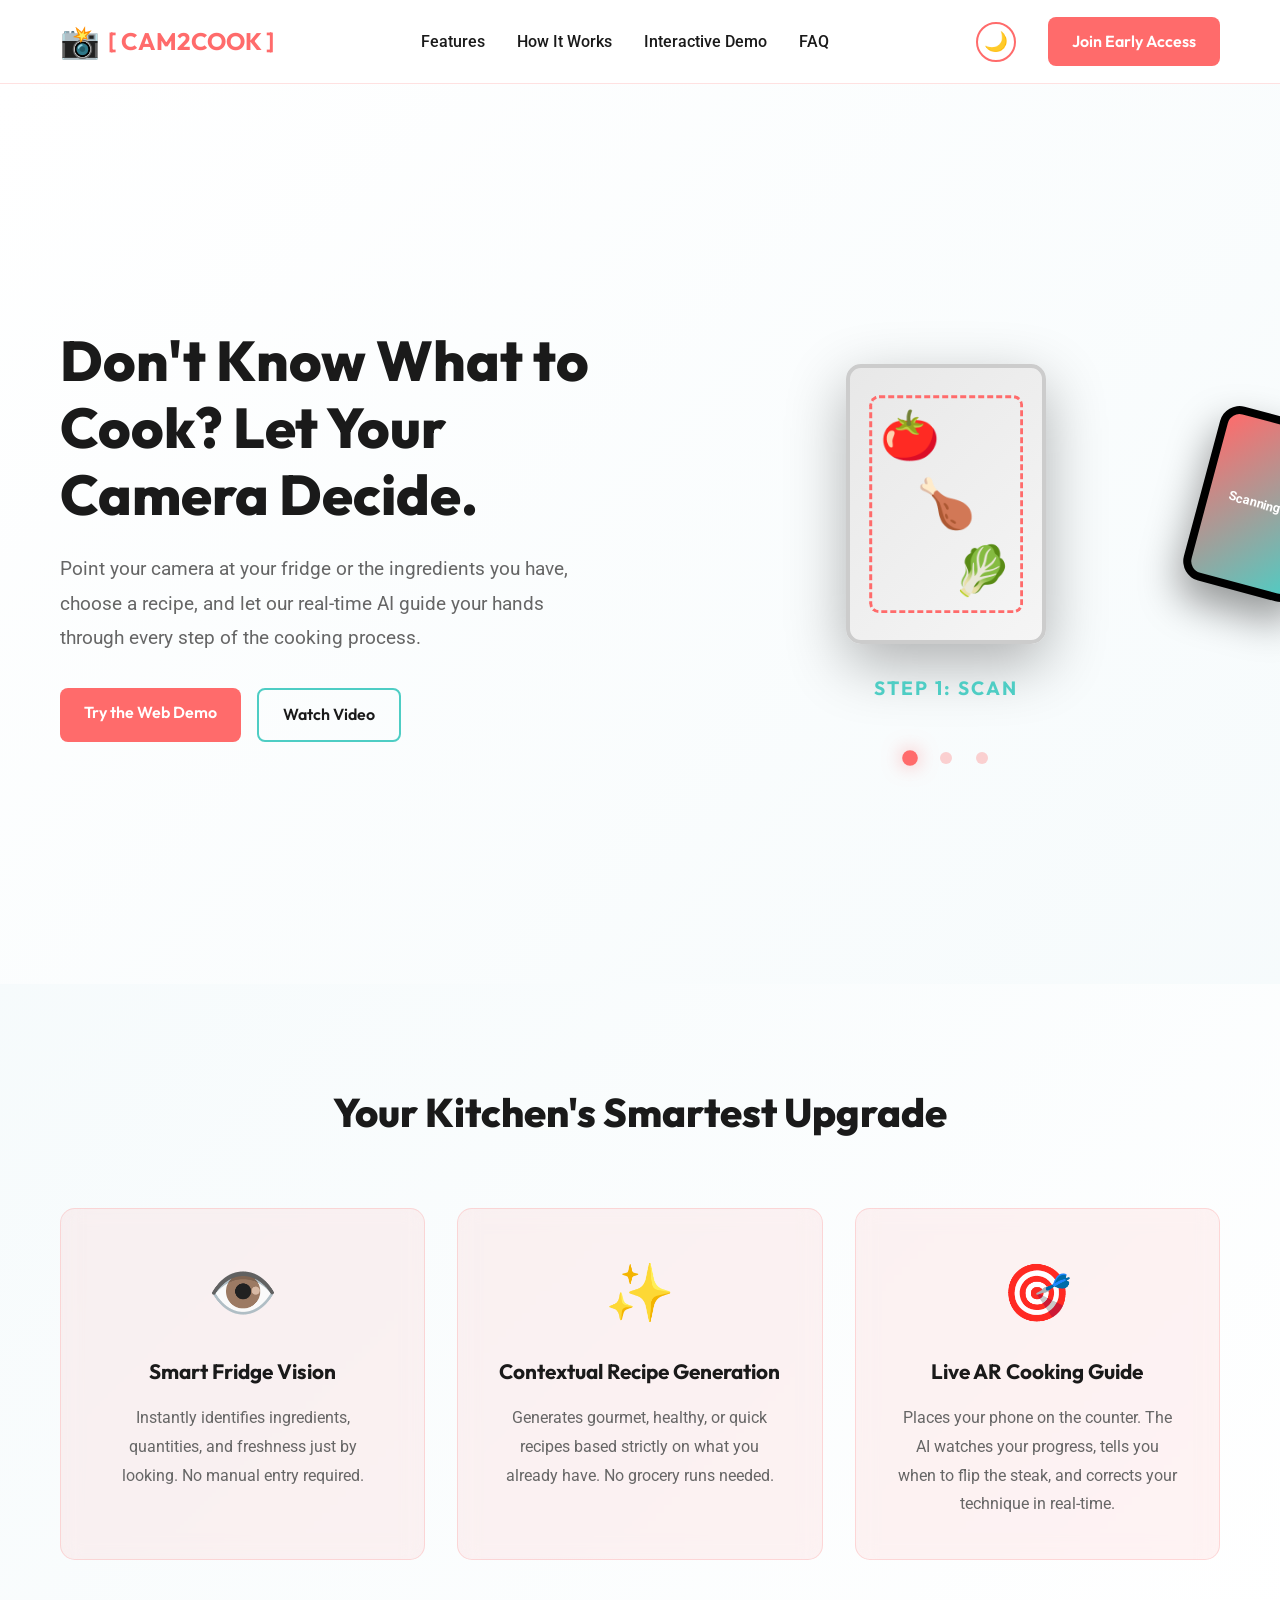
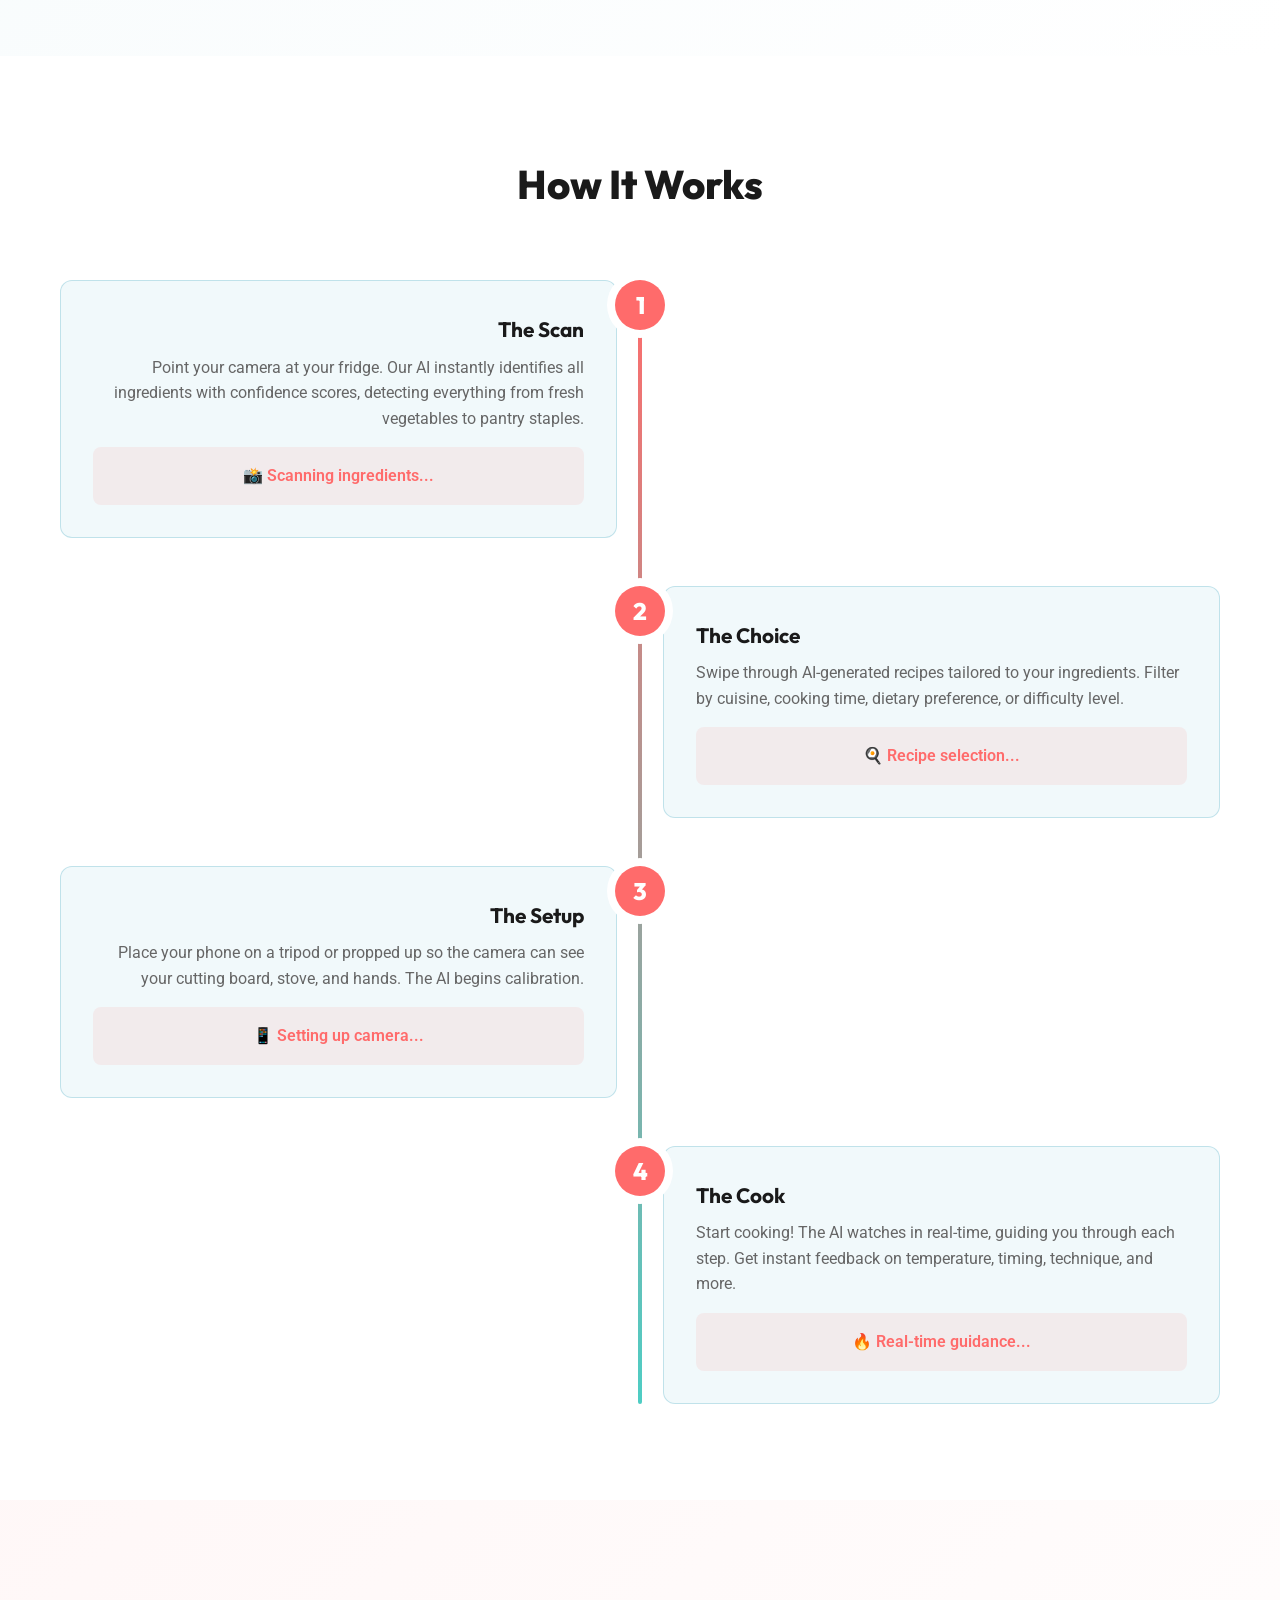
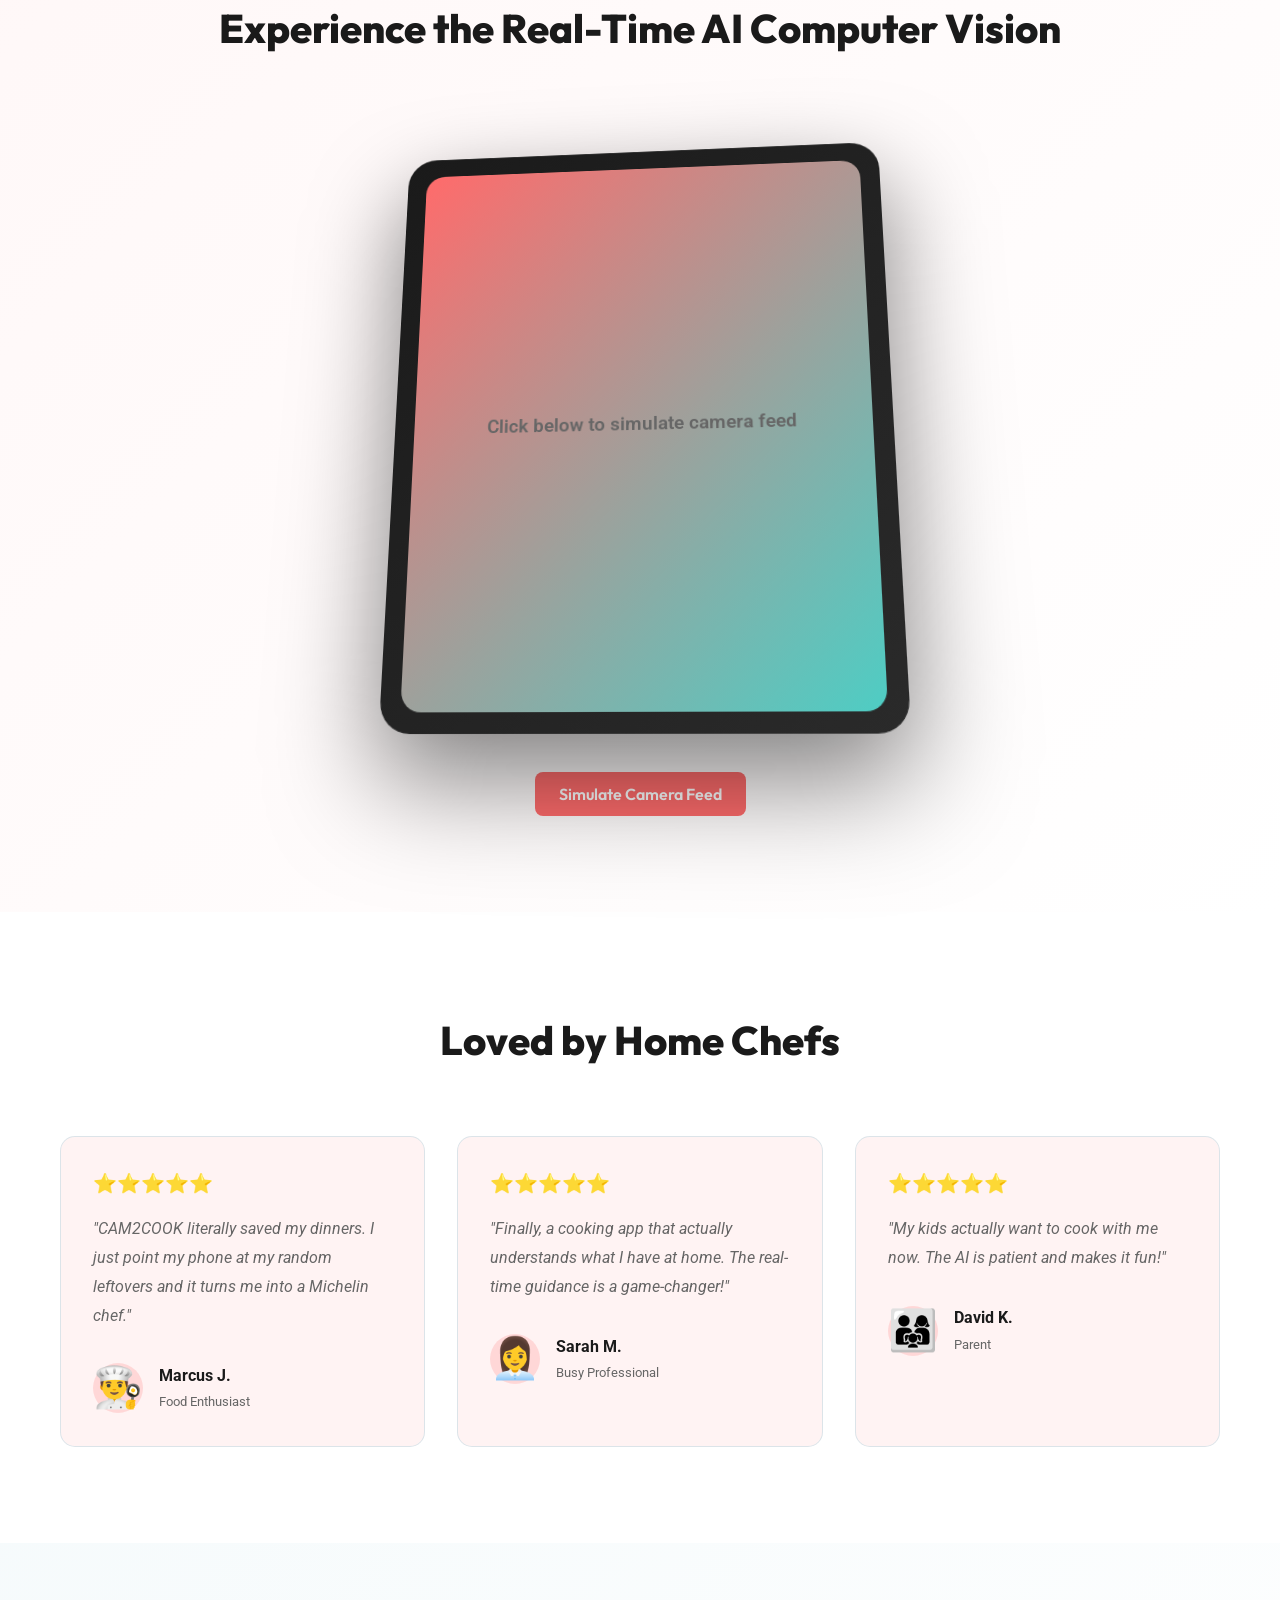
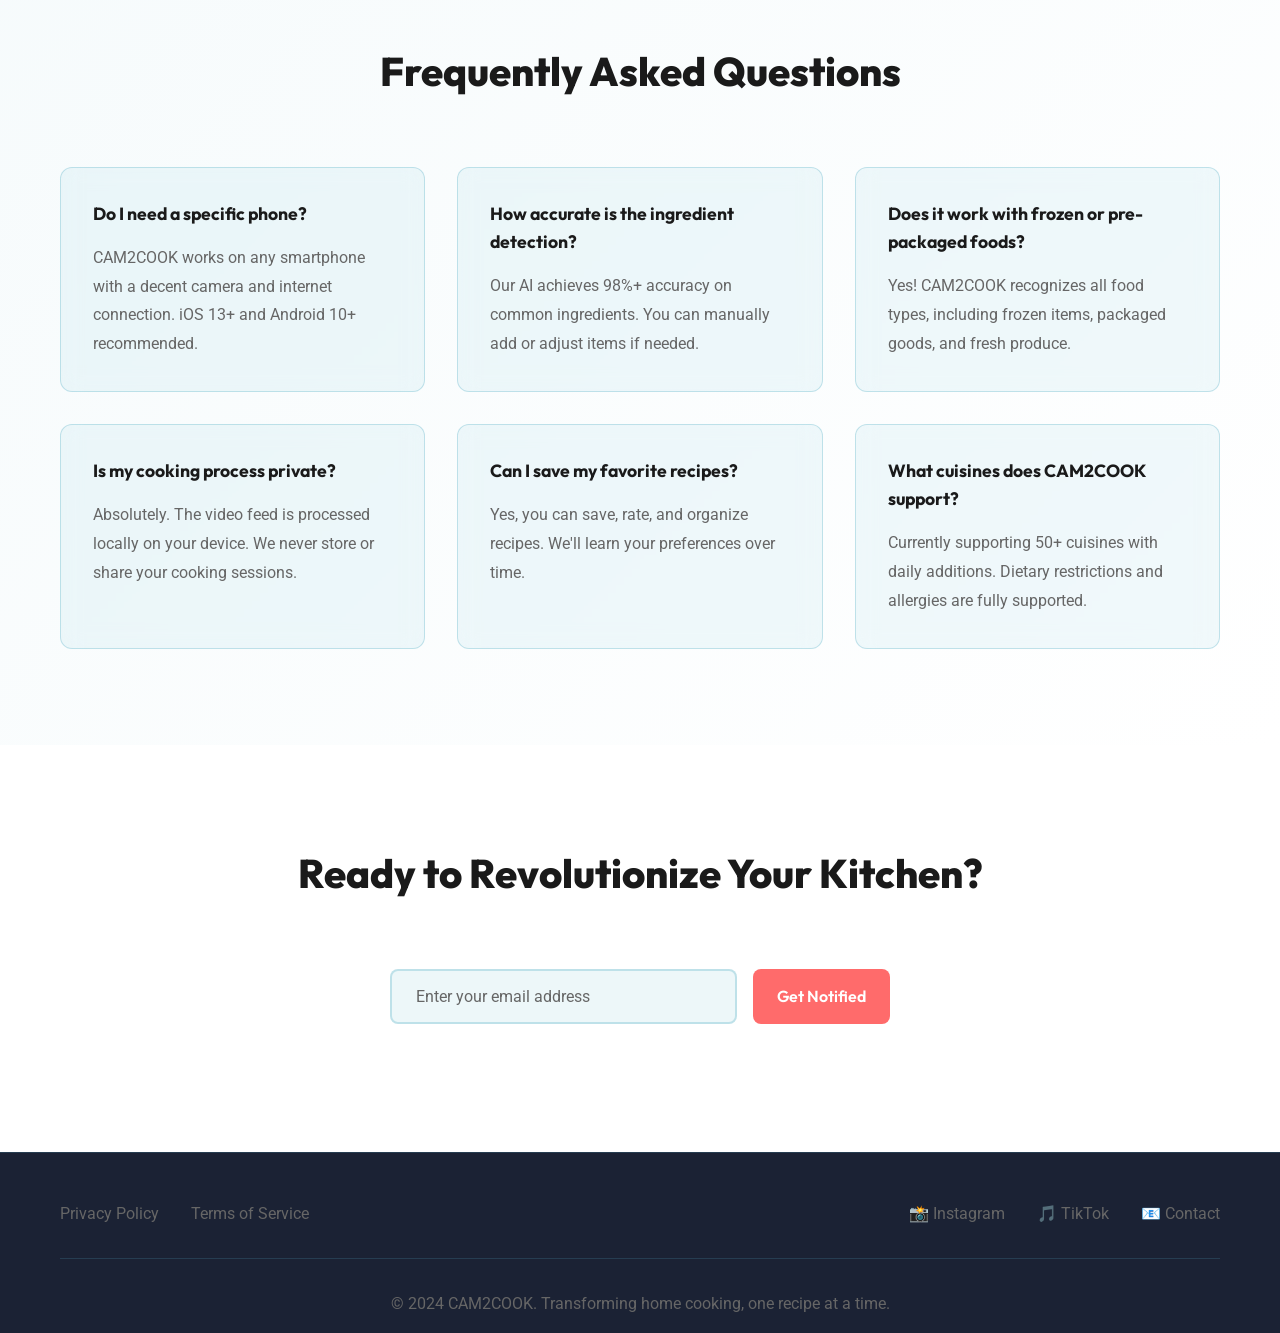
<file: index.html>
<!doctype html>
<html lang="en">
  <head>
    <meta charset="UTF-8" />
    <meta name="viewport" content="width=device-width, initial-scale=1.0" />
    <title>CAM2COOK - Your Real-Time AI Sous-Chef</title>
    <link rel="stylesheet" href="styles.css" />
    <link
      href="https://fonts.googleapis.com/css2?family=Outfit:wght@400;600;700;800&family=Roboto:wght@400;500;700&display=swap"
      rel="stylesheet"
    />
  </head>
  <body>
    <!-- Navigation Bar -->
    <nav class="navbar">
      <div class="container">
        <div class="nav-content">
          <div class="logo">
            <span class="logo-icon">📸</span>
            <span class="logo-text">[ CAM2COOK ]</span>
          </div>
          <div class="nav-links">
            <a href="#features">Features</a>
            <a href="#how-it-works">How It Works</a>
            <a href="#demo">Interactive Demo</a>
            <a href="#faq">FAQ</a>
          </div>
          <button class="theme-toggle" title="Toggle Theme">🌙</button>
          <a href="early-access.html" class="btn btn-primary"
            >Join Early Access</a
          >
        </div>
      </div>
    </nav>

    <!-- Hero Section -->
    <section class="hero">
      <div class="container">
        <div class="hero-content">
          <div class="hero-text">
            <h1>Don't Know What to Cook? Let Your Camera Decide.</h1>
            <p>
              Point your camera at your fridge or the ingredients you have,
              choose a recipe, and let our real-time AI guide your hands through
              every step of the cooking process.
            </p>
            <div class="hero-buttons">
              <a href="demo.html" class="btn btn-primary">Try the Web Demo</a>
              <a href="video.html" class="btn btn-secondary">Watch Video</a>
            </div>
          </div>
          <div class="hero-animation">
            <div class="animation-container">
              <div class="scene scene-1 active">
                <div class="fridge">
                  <div class="fridge-door"></div>
                  <div class="ingredient ingredient-1">🍅</div>
                  <div class="ingredient ingredient-2">🍗</div>
                  <div class="ingredient ingredient-3">🥬</div>
                  <div class="scan-box"></div>
                </div>
                <div class="phone phone-1">
                  <div class="phone-screen">Scanning...</div>
                </div>
                <div class="scene-label">STEP 1: SCAN</div>
              </div>

              <div class="scene scene-2">
                <div class="recipe-cards">
                  <div class="recipe-card">Pasta</div>
                  <div class="recipe-card active-card">Tuscan Chicken</div>
                  <div class="recipe-card">Stir Fry</div>
                </div>
                <div class="scene-label">STEP 2: DECIDE</div>
              </div>

              <div class="scene scene-3">
                <div class="kitchen-counter">
                  <div class="cutting-board">
                    <div class="hands">✋</div>
                  </div>
                  <div class="stove">🍳</div>
                </div>
                <div class="phone phone-3">
                  <div class="phone-screen">
                    <div class="ar-guide">Chop into 1-inch cubes ✓</div>
                  </div>
                </div>
                <div class="scene-label">STEP 3: GUIDE</div>
              </div>
            </div>
            <div class="animation-dots">
              <span class="dot active" data-scene="1"></span>
              <span class="dot" data-scene="2"></span>
              <span class="dot" data-scene="3"></span>
            </div>
          </div>
        </div>
      </div>
    </section>

    <!-- Features Section -->
    <section class="features" id="features">
      <div class="container">
        <h2>Your Kitchen's Smartest Upgrade</h2>
        <div class="features-grid">
          <div class="feature-card">
            <div class="feature-icon">👁️</div>
            <h3>Smart Fridge Vision</h3>
            <p>
              Instantly identifies ingredients, quantities, and freshness just
              by looking. No manual entry required.
            </p>
          </div>
          <div class="feature-card">
            <div class="feature-icon">✨</div>
            <h3>Contextual Recipe Generation</h3>
            <p>
              Generates gourmet, healthy, or quick recipes based strictly on
              what you already have. No grocery runs needed.
            </p>
          </div>
          <div class="feature-card">
            <div class="feature-icon">🎯</div>
            <h3>Live AR Cooking Guide</h3>
            <p>
              Places your phone on the counter. The AI watches your progress,
              tells you when to flip the steak, and corrects your technique in
              real-time.
            </p>
          </div>
        </div>
      </div>
    </section>

    <!-- How It Works Section -->
    <section class="how-it-works" id="how-it-works">
      <div class="container">
        <h2>How It Works</h2>
        <div class="timeline">
          <div class="timeline-item">
            <div class="timeline-number">1</div>
            <div class="timeline-content">
              <h3>The Scan</h3>
              <p>
                Point your camera at your fridge. Our AI instantly identifies
                all ingredients with confidence scores, detecting everything
                from fresh vegetables to pantry staples.
              </p>
              <div class="timeline-visual">📸 Scanning ingredients...</div>
            </div>
          </div>

          <div class="timeline-item">
            <div class="timeline-number">2</div>
            <div class="timeline-content">
              <h3>The Choice</h3>
              <p>
                Swipe through AI-generated recipes tailored to your ingredients.
                Filter by cuisine, cooking time, dietary preference, or
                difficulty level.
              </p>
              <div class="timeline-visual">🍳 Recipe selection...</div>
            </div>
          </div>

          <div class="timeline-item">
            <div class="timeline-number">3</div>
            <div class="timeline-content">
              <h3>The Setup</h3>
              <p>
                Place your phone on a tripod or propped up so the camera can see
                your cutting board, stove, and hands. The AI begins calibration.
              </p>
              <div class="timeline-visual">📱 Setting up camera...</div>
            </div>
          </div>

          <div class="timeline-item">
            <div class="timeline-number">4</div>
            <div class="timeline-content">
              <h3>The Cook</h3>
              <p>
                Start cooking! The AI watches in real-time, guiding you through
                each step. Get instant feedback on temperature, timing,
                technique, and more.
              </p>
              <div class="timeline-visual">🔥 Real-time guidance...</div>
            </div>
          </div>
        </div>
      </div>
    </section>

    <!-- Interactive Demo Section -->
    <section class="demo" id="demo">
      <div class="container">
        <h2>Experience the Real-Time AI Computer Vision</h2>
        <div class="demo-content">
          <div class="tablet-mockup">
            <div class="tablet-frame">
              <div class="tablet-screen" id="demoScreen">
                <div class="demo-placeholder">
                  <p>Click below to simulate camera feed</p>
                </div>
              </div>
            </div>
          </div>
          <button class="btn btn-primary demo-button" id="simulateBtn">
            Simulate Camera Feed
          </button>
        </div>
      </div>
    </section>

    <!-- Testimonials Section -->
    <section class="testimonials" id="testimonials">
      <div class="container">
        <h2>Loved by Home Chefs</h2>
        <div class="testimonials-carousel">
          <div class="testimonial-card">
            <div class="stars">⭐⭐⭐⭐⭐</div>
            <p>
              "CAM2COOK literally saved my dinners. I just point my phone at my
              random leftovers and it turns me into a Michelin chef."
            </p>
            <div class="testimonial-author">
              <div class="avatar">👨‍🍳</div>
              <div>
                <strong>Marcus J.</strong>
                <small>Food Enthusiast</small>
              </div>
            </div>
          </div>
          <div class="testimonial-card">
            <div class="stars">⭐⭐⭐⭐⭐</div>
            <p>
              "Finally, a cooking app that actually understands what I have at
              home. The real-time guidance is a game-changer!"
            </p>
            <div class="testimonial-author">
              <div class="avatar">👩‍💼</div>
              <div>
                <strong>Sarah M.</strong>
                <small>Busy Professional</small>
              </div>
            </div>
          </div>
          <div class="testimonial-card">
            <div class="stars">⭐⭐⭐⭐⭐</div>
            <p>
              "My kids actually want to cook with me now. The AI is patient and
              makes it fun!"
            </p>
            <div class="testimonial-author">
              <div class="avatar">👨‍👩‍👧</div>
              <div>
                <strong>David K.</strong>
                <small>Parent</small>
              </div>
            </div>
          </div>
        </div>
      </div>
    </section>

    <!-- FAQ Section -->
    <section class="faq" id="faq">
      <div class="container">
        <h2>Frequently Asked Questions</h2>
        <div class="faq-grid">
          <div class="faq-item">
            <h3>Do I need a specific phone?</h3>
            <p>
              CAM2COOK works on any smartphone with a decent camera and internet
              connection. iOS 13+ and Android 10+ recommended.
            </p>
          </div>
          <div class="faq-item">
            <h3>How accurate is the ingredient detection?</h3>
            <p>
              Our AI achieves 98%+ accuracy on common ingredients. You can
              manually add or adjust items if needed.
            </p>
          </div>
          <div class="faq-item">
            <h3>Does it work with frozen or pre-packaged foods?</h3>
            <p>
              Yes! CAM2COOK recognizes all food types, including frozen items,
              packaged goods, and fresh produce.
            </p>
          </div>
          <div class="faq-item">
            <h3>Is my cooking process private?</h3>
            <p>
              Absolutely. The video feed is processed locally on your device. We
              never store or share your cooking sessions.
            </p>
          </div>
          <div class="faq-item">
            <h3>Can I save my favorite recipes?</h3>
            <p>
              Yes, you can save, rate, and organize recipes. We'll learn your
              preferences over time.
            </p>
          </div>
          <div class="faq-item">
            <h3>What cuisines does CAM2COOK support?</h3>
            <p>
              Currently supporting 50+ cuisines with daily additions. Dietary
              restrictions and allergies are fully supported.
            </p>
          </div>
        </div>
      </div>
    </section>

    <!-- Final CTA Section -->
    <section class="final-cta">
      <div class="container">
        <h2>Ready to Revolutionize Your Kitchen?</h2>
        <div class="cta-form">
          <input
            type="email"
            placeholder="Enter your email address"
            class="email-input"
          />
          <button class="btn btn-primary">Get Notified</button>
        </div>
      </div>
    </section>

    <!-- Footer -->
    <footer class="footer">
      <div class="container">
        <div class="footer-content">
          <div class="footer-links">
            <a href="privacy.html">Privacy Policy</a>
            <a href="terms.html">Terms of Service</a>
          </div>
          <div class="footer-social">
            <a href="#" class="social-icon">📸 Instagram</a>
            <a href="#" class="social-icon">🎵 TikTok</a>
            <a href="contact.html" class="social-icon">📧 Contact</a>
          </div>
        </div>
        <div class="footer-bottom">
          <p>
            &copy; 2024 CAM2COOK. Transforming home cooking, one recipe at a
            time.
          </p>
        </div>
      </div>
    </footer>

    <script src="script.js"></script>
  </body>
</html>
</file>
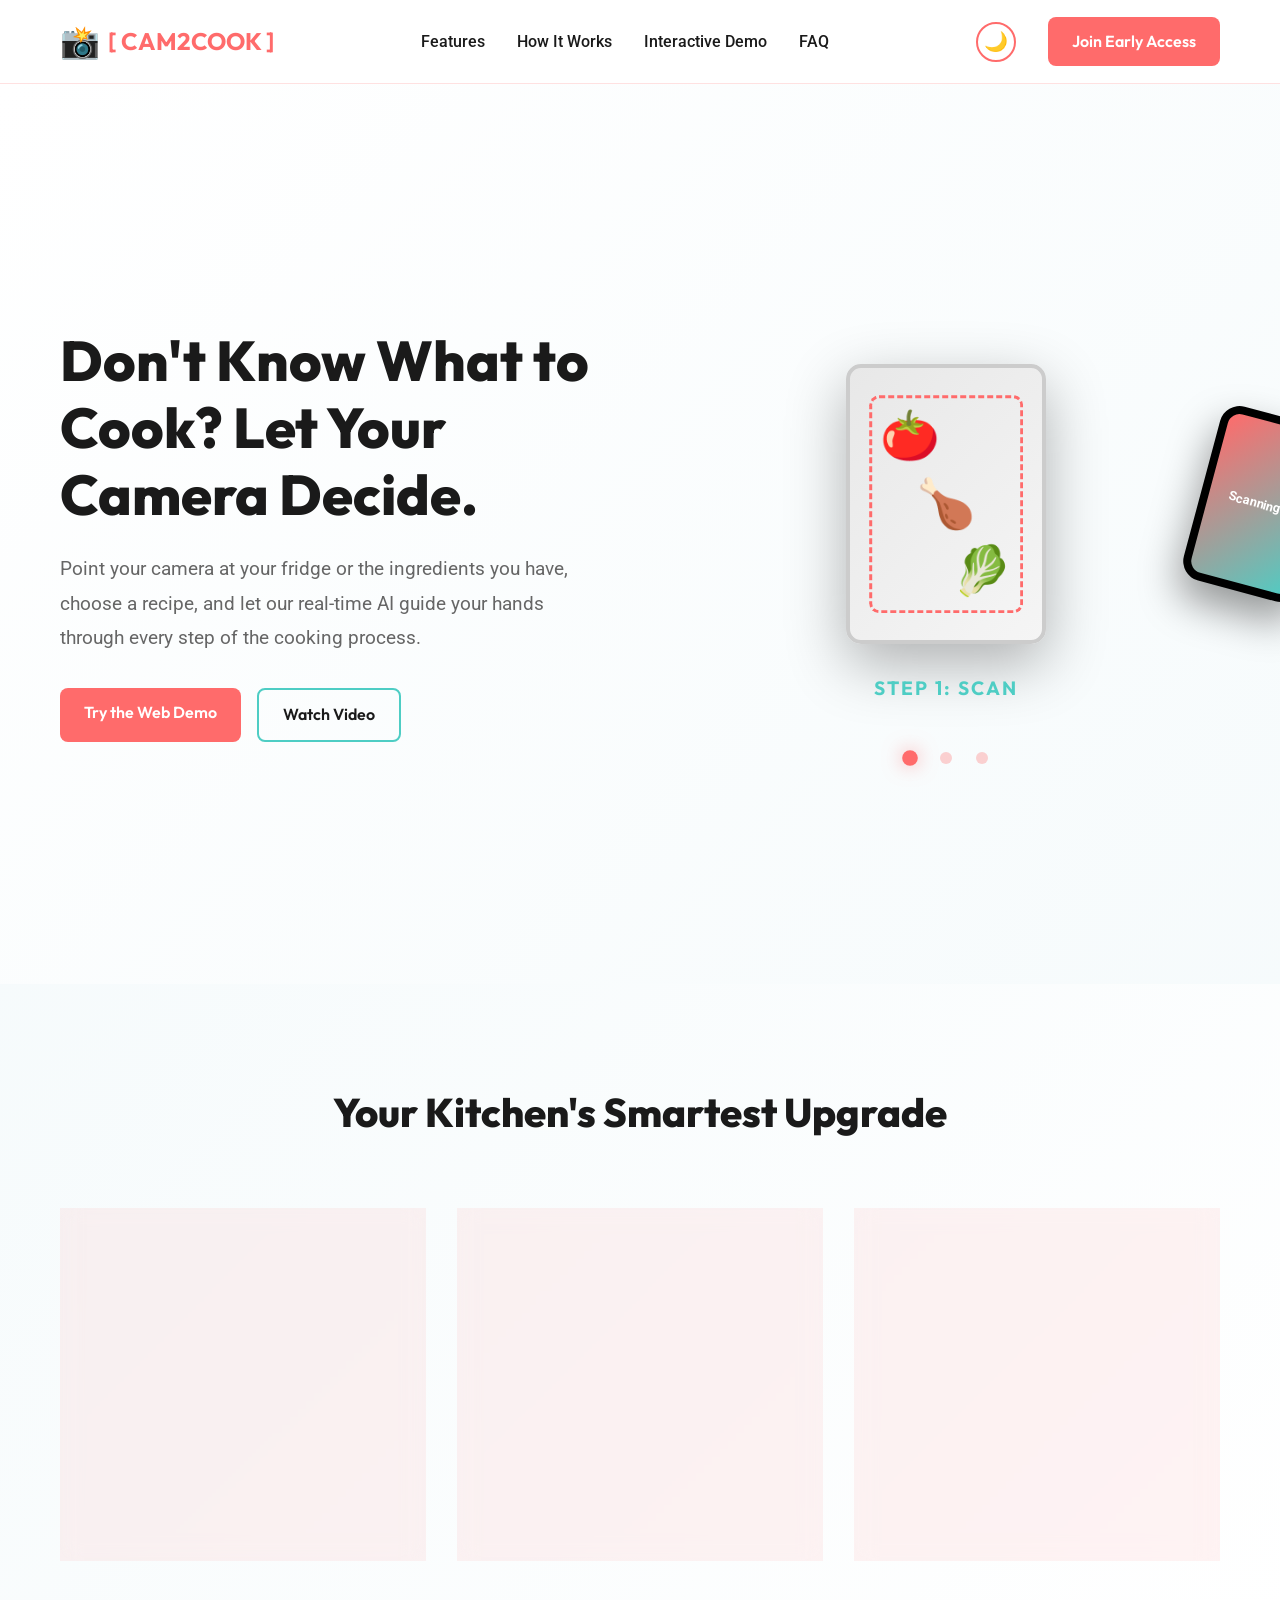
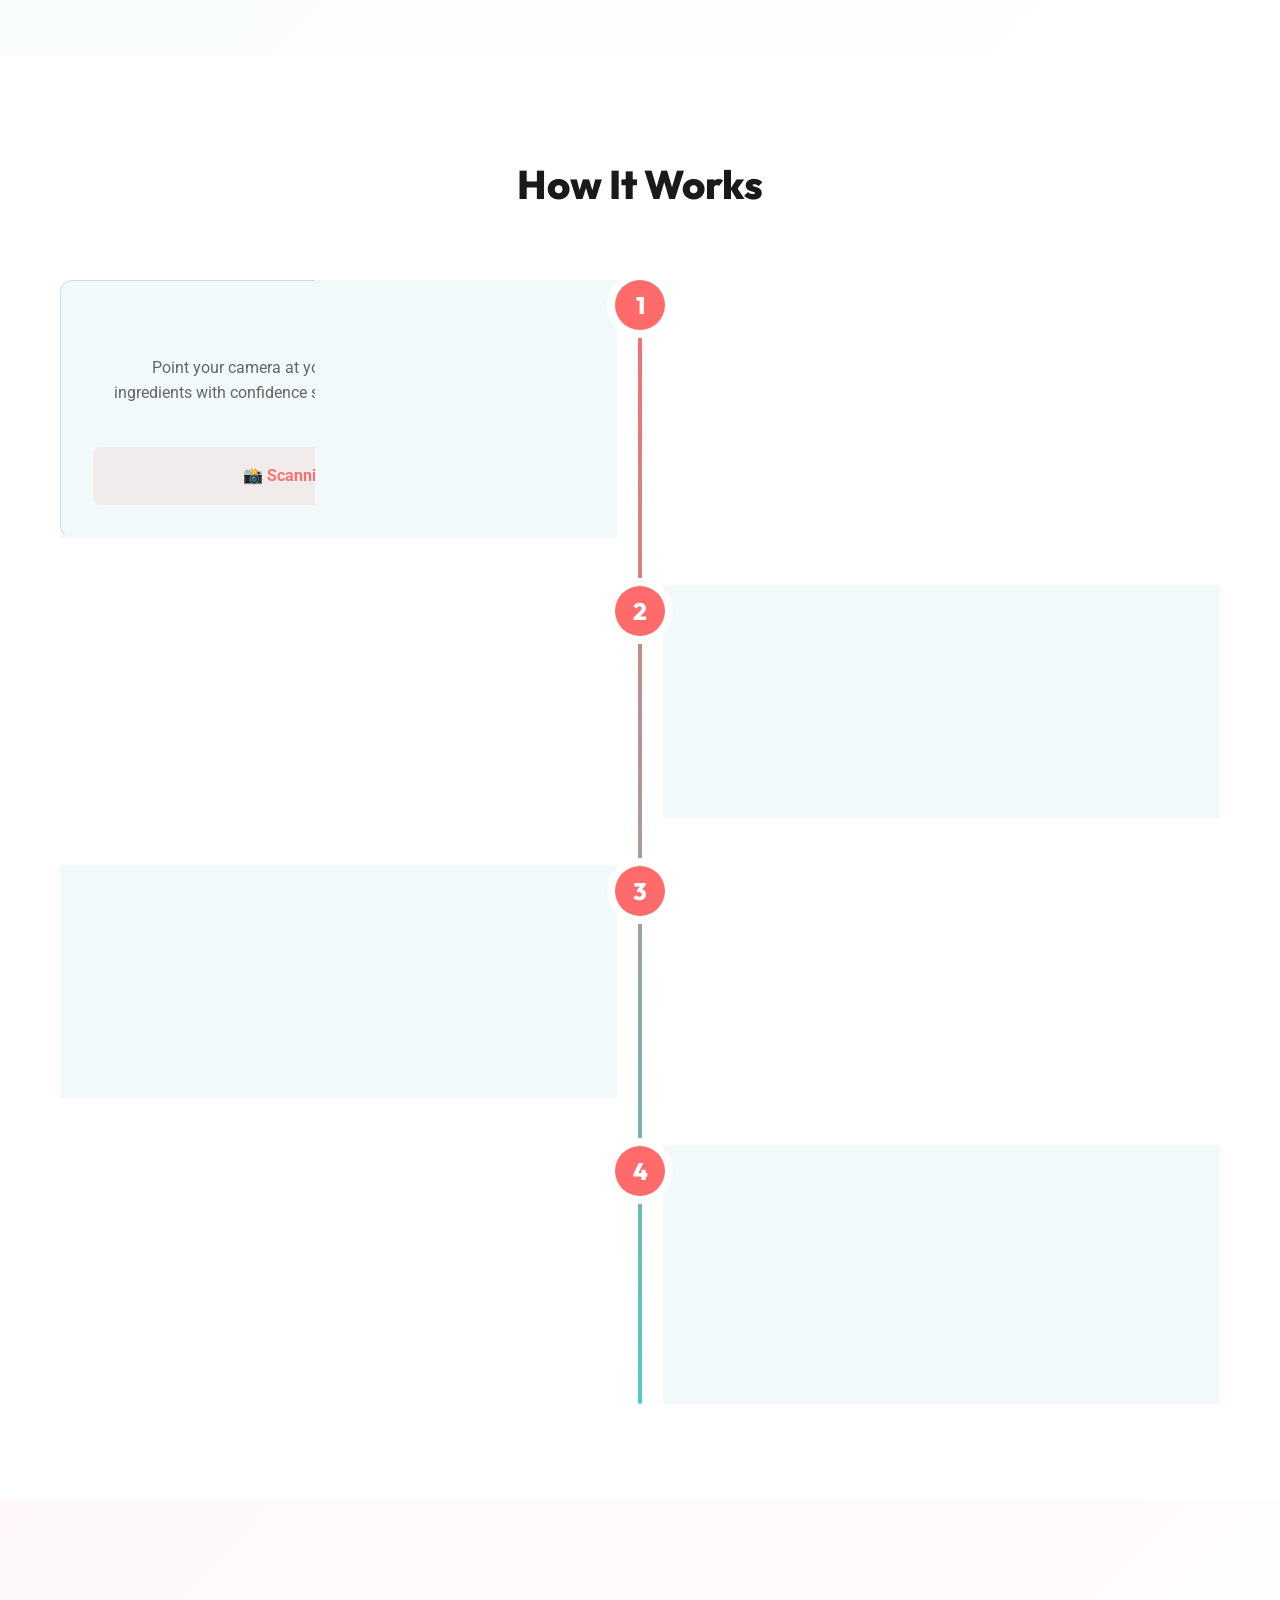
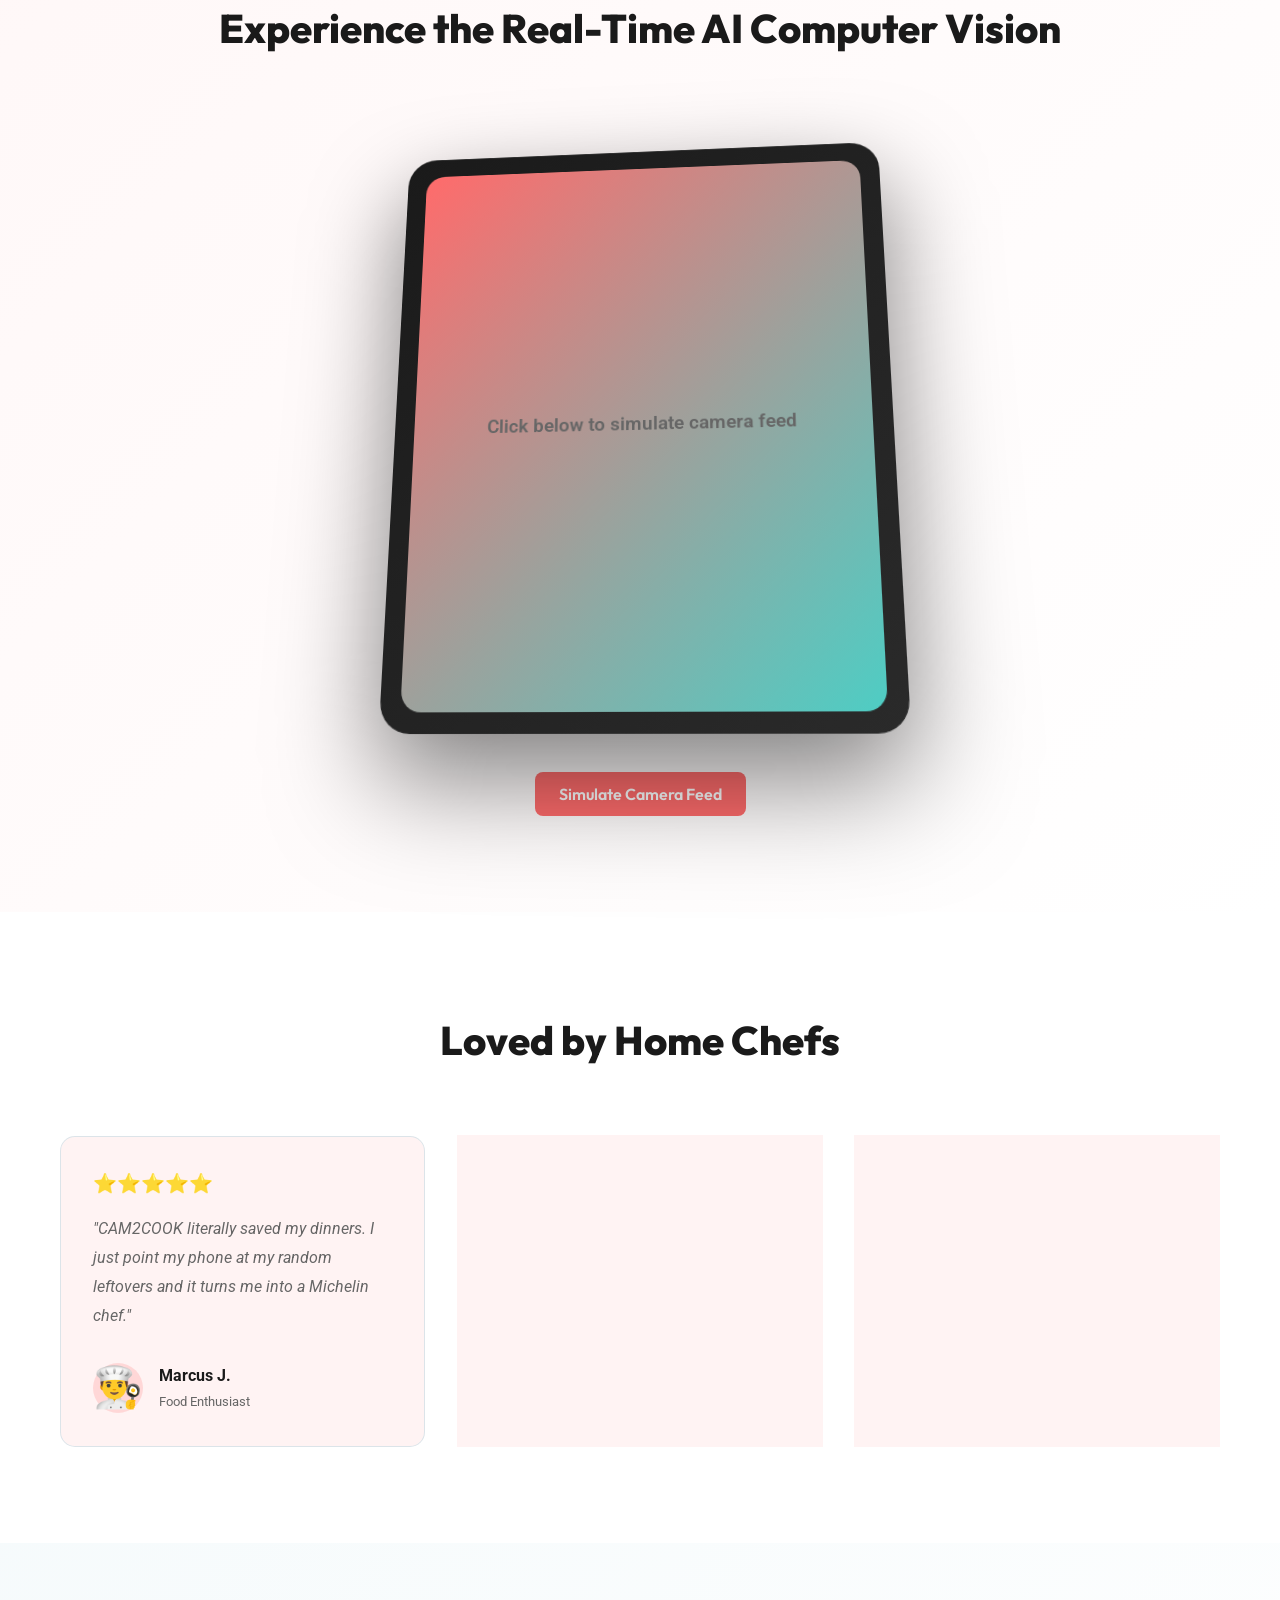
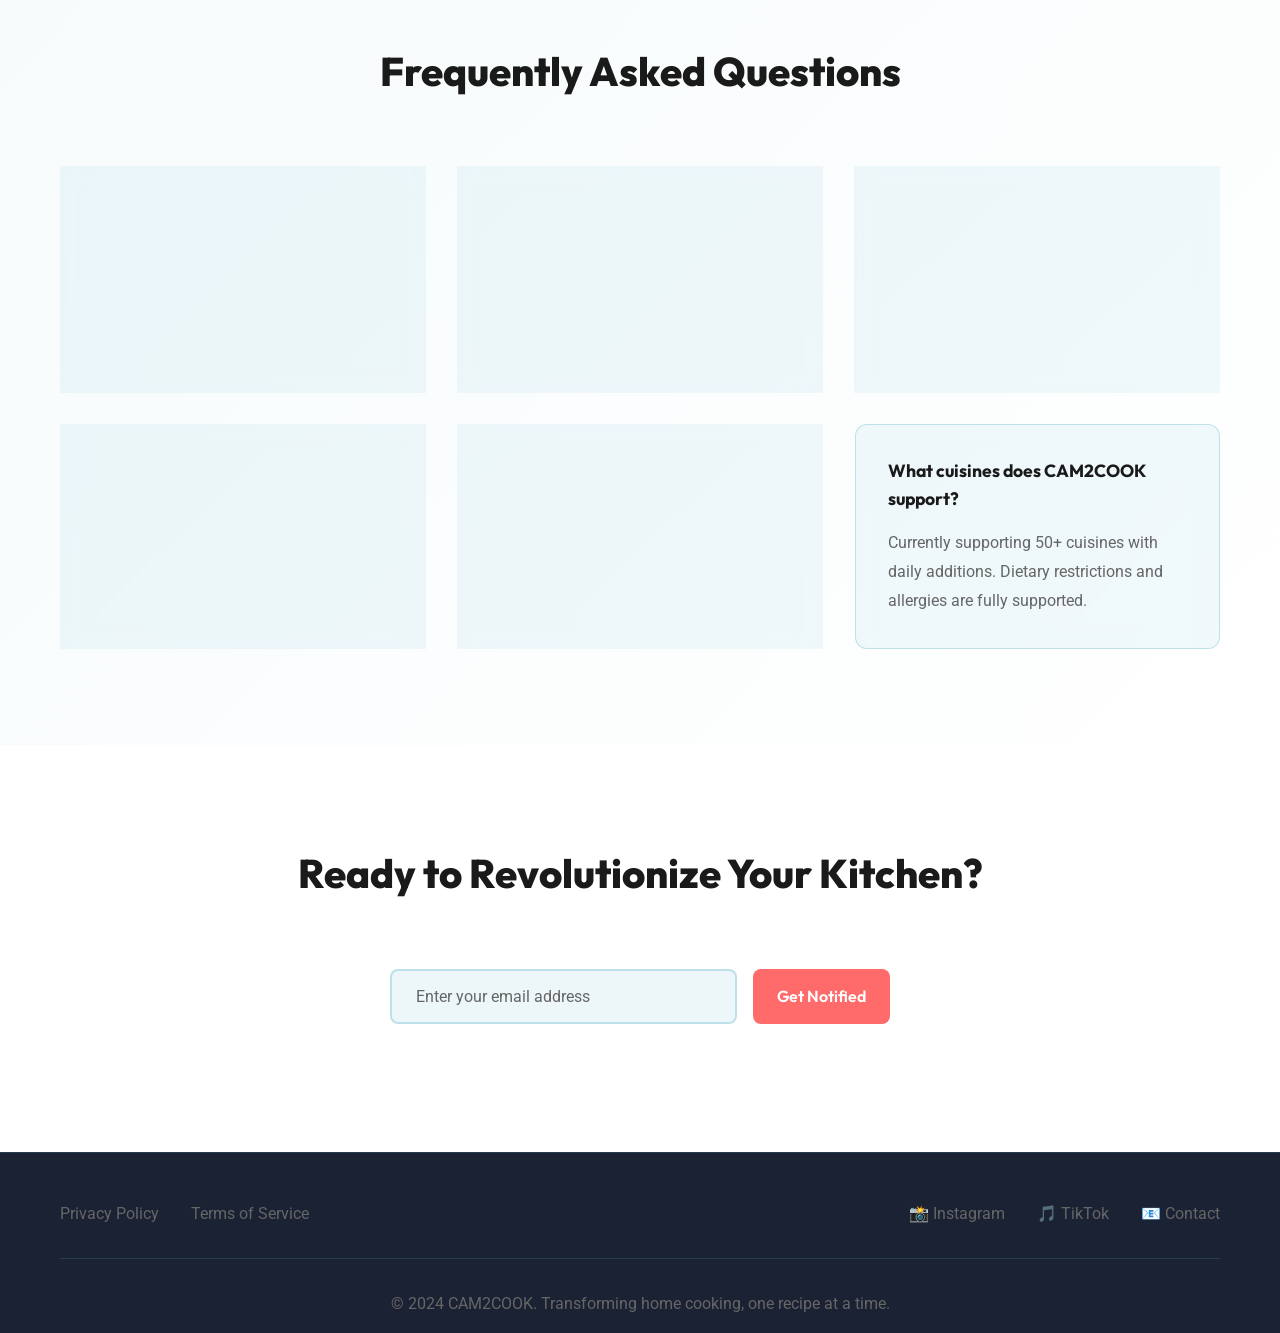
<file: frontend/src/index.html>
<!doctype html>
<html lang="en">
  <head>
    <meta charset="UTF-8" />
    <meta name="viewport" content="width=device-width, initial-scale=1.0" />
    <title>CAM2COOK - Your Real-Time AI Sous-Chef</title>
    <link rel="stylesheet" href="css/styles.css" />
    <link
      href="https://fonts.googleapis.com/css2?family=Outfit:wght@400;600;700;800&family=Roboto:wght@400;500;700&display=swap"
      rel="stylesheet"
    />
  </head>
  <body>
    <!-- Navigation Bar -->
    <nav class="navbar">
      <div class="container">
        <div class="nav-content">
          <div class="logo">
            <span class="logo-icon">📸</span>
            <span class="logo-text">[ CAM2COOK ]</span>
          </div>
          <div class="nav-links">
            <a href="#features">Features</a>
            <a href="#how-it-works">How It Works</a>
            <a href="#demo">Interactive Demo</a>
            <a href="#faq">FAQ</a>
          </div>
          <button class="theme-toggle" title="Toggle Theme">🌙</button>
          <a href="early-access.html" class="btn btn-primary"
            >Join Early Access</a
          >
        </div>
      </div>
    </nav>

    <!-- Hero Section -->
    <section class="hero">
      <div class="container">
        <div class="hero-content">
          <div class="hero-text">
            <h1>Don't Know What to Cook? Let Your Camera Decide.</h1>
            <p>
              Point your camera at your fridge or the ingredients you have,
              choose a recipe, and let our real-time AI guide your hands through
              every step of the cooking process.
            </p>
            <div class="hero-buttons">
              <a href="demo.html" class="btn btn-primary">Try the Web Demo</a>
              <a href="video.html" class="btn btn-secondary">Watch Video</a>
            </div>
          </div>
          <div class="hero-animation">
            <div class="animation-container">
              <div class="scene scene-1 active">
                <div class="fridge">
                  <div class="fridge-door"></div>
                  <div class="ingredient ingredient-1">🍅</div>
                  <div class="ingredient ingredient-2">🍗</div>
                  <div class="ingredient ingredient-3">🥬</div>
                  <div class="scan-box"></div>
                </div>
                <div class="phone phone-1">
                  <div class="phone-screen">Scanning...</div>
                </div>
                <div class="scene-label">STEP 1: SCAN</div>
              </div>

              <div class="scene scene-2">
                <div class="recipe-cards">
                  <div class="recipe-card">Pasta</div>
                  <div class="recipe-card active-card">Tuscan Chicken</div>
                  <div class="recipe-card">Stir Fry</div>
                </div>
                <div class="scene-label">STEP 2: DECIDE</div>
              </div>

              <div class="scene scene-3">
                <div class="kitchen-counter">
                  <div class="cutting-board">
                    <div class="hands">✋</div>
                  </div>
                  <div class="stove">🍳</div>
                </div>
                <div class="phone phone-3">
                  <div class="phone-screen">
                    <div class="ar-guide">Chop into 1-inch cubes ✓</div>
                  </div>
                </div>
                <div class="scene-label">STEP 3: GUIDE</div>
              </div>
            </div>
            <div class="animation-dots">
              <span class="dot active" data-scene="1"></span>
              <span class="dot" data-scene="2"></span>
              <span class="dot" data-scene="3"></span>
            </div>
          </div>
        </div>
      </div>
    </section>

    <!-- Features Section -->
    <section class="features" id="features">
      <div class="container">
        <h2>Your Kitchen's Smartest Upgrade</h2>
        <div class="features-grid">
          <div class="feature-card">
            <div class="feature-icon">👁️</div>
            <h3>Smart Fridge Vision</h3>
            <p>
              Instantly identifies ingredients, quantities, and freshness just
              by looking. No manual entry required.
            </p>
          </div>
          <div class="feature-card">
            <div class="feature-icon">✨</div>
            <h3>Contextual Recipe Generation</h3>
            <p>
              Generates gourmet, healthy, or quick recipes based strictly on
              what you already have. No grocery runs needed.
            </p>
          </div>
          <div class="feature-card">
            <div class="feature-icon">🎯</div>
            <h3>Live AR Cooking Guide</h3>
            <p>
              Places your phone on the counter. The AI watches your progress,
              tells you when to flip the steak, and corrects your technique in
              real-time.
            </p>
          </div>
        </div>
      </div>
    </section>

    <!-- How It Works Section -->
    <section class="how-it-works" id="how-it-works">
      <div class="container">
        <h2>How It Works</h2>
        <div class="timeline">
          <div class="timeline-item">
            <div class="timeline-number">1</div>
            <div class="timeline-content">
              <h3>The Scan</h3>
              <p>
                Point your camera at your fridge. Our AI instantly identifies
                all ingredients with confidence scores, detecting everything
                from fresh vegetables to pantry staples.
              </p>
              <div class="timeline-visual">📸 Scanning ingredients...</div>
            </div>
          </div>

          <div class="timeline-item">
            <div class="timeline-number">2</div>
            <div class="timeline-content">
              <h3>The Choice</h3>
              <p>
                Swipe through AI-generated recipes tailored to your ingredients.
                Filter by cuisine, cooking time, dietary preference, or
                difficulty level.
              </p>
              <div class="timeline-visual">🍳 Recipe selection...</div>
            </div>
          </div>

          <div class="timeline-item">
            <div class="timeline-number">3</div>
            <div class="timeline-content">
              <h3>The Setup</h3>
              <p>
                Place your phone on a tripod or propped up so the camera can see
                your cutting board, stove, and hands. The AI begins calibration.
              </p>
              <div class="timeline-visual">📱 Setting up camera...</div>
            </div>
          </div>

          <div class="timeline-item">
            <div class="timeline-number">4</div>
            <div class="timeline-content">
              <h3>The Cook</h3>
              <p>
                Start cooking! The AI watches in real-time, guiding you through
                each step. Get instant feedback on temperature, timing,
                technique, and more.
              </p>
              <div class="timeline-visual">🔥 Real-time guidance...</div>
            </div>
          </div>
        </div>
      </div>
    </section>

    <!-- Interactive Demo Section -->
    <section class="demo" id="demo">
      <div class="container">
        <h2>Experience the Real-Time AI Computer Vision</h2>
        <div class="demo-content">
          <div class="tablet-mockup">
            <div class="tablet-frame">
              <div class="tablet-screen" id="demoScreen">
                <div class="demo-placeholder">
                  <p>Click below to simulate camera feed</p>
                </div>
              </div>
            </div>
          </div>
          <button class="btn btn-primary demo-button" id="simulateBtn">
            Simulate Camera Feed
          </button>
        </div>
      </div>
    </section>

    <!-- Testimonials Section -->
    <section class="testimonials" id="testimonials">
      <div class="container">
        <h2>Loved by Home Chefs</h2>
        <div class="testimonials-carousel">
          <div class="testimonial-card">
            <div class="stars">⭐⭐⭐⭐⭐</div>
            <p>
              "CAM2COOK literally saved my dinners. I just point my phone at my
              random leftovers and it turns me into a Michelin chef."
            </p>
            <div class="testimonial-author">
              <div class="avatar">👨‍🍳</div>
              <div>
                <strong>Marcus J.</strong>
                <small>Food Enthusiast</small>
              </div>
            </div>
          </div>
          <div class="testimonial-card">
            <div class="stars">⭐⭐⭐⭐⭐</div>
            <p>
              "Finally, a cooking app that actually understands what I have at
              home. The real-time guidance is a game-changer!"
            </p>
            <div class="testimonial-author">
              <div class="avatar">👩‍💼</div>
              <div>
                <strong>Sarah M.</strong>
                <small>Busy Professional</small>
              </div>
            </div>
          </div>
          <div class="testimonial-card">
            <div class="stars">⭐⭐⭐⭐⭐</div>
            <p>
              "My kids actually want to cook with me now. The AI is patient and
              makes it fun!"
            </p>
            <div class="testimonial-author">
              <div class="avatar">👨‍👩‍👧</div>
              <div>
                <strong>David K.</strong>
                <small>Parent</small>
              </div>
            </div>
          </div>
        </div>
      </div>
    </section>

    <!-- FAQ Section -->
    <section class="faq" id="faq">
      <div class="container">
        <h2>Frequently Asked Questions</h2>
        <div class="faq-grid">
          <div class="faq-item">
            <h3>Do I need a specific phone?</h3>
            <p>
              CAM2COOK works on any smartphone with a decent camera and internet
              connection. iOS 13+ and Android 10+ recommended.
            </p>
          </div>
          <div class="faq-item">
            <h3>How accurate is the ingredient detection?</h3>
            <p>
              Our AI achieves 98%+ accuracy on common ingredients. You can
              manually add or adjust items if needed.
            </p>
          </div>
          <div class="faq-item">
            <h3>Does it work with frozen or pre-packaged foods?</h3>
            <p>
              Yes! CAM2COOK recognizes all food types, including frozen items,
              packaged goods, and fresh produce.
            </p>
          </div>
          <div class="faq-item">
            <h3>Is my cooking process private?</h3>
            <p>
              Absolutely. The video feed is processed locally on your device. We
              never store or share your cooking sessions.
            </p>
          </div>
          <div class="faq-item">
            <h3>Can I save my favorite recipes?</h3>
            <p>
              Yes, you can save, rate, and organize recipes. We'll learn your
              preferences over time.
            </p>
          </div>
          <div class="faq-item">
            <h3>What cuisines does CAM2COOK support?</h3>
            <p>
              Currently supporting 50+ cuisines with daily additions. Dietary
              restrictions and allergies are fully supported.
            </p>
          </div>
        </div>
      </div>
    </section>

    <!-- Final CTA Section -->
    <section class="final-cta">
      <div class="container">
        <h2>Ready to Revolutionize Your Kitchen?</h2>
        <div class="cta-form">
          <input
            type="email"
            placeholder="Enter your email address"
            class="email-input"
          />
          <button class="btn btn-primary">Get Notified</button>
        </div>
      </div>
    </section>

    <!-- Footer -->
    <footer class="footer">
      <div class="container">
        <div class="footer-content">
          <div class="footer-links">
            <a href="privacy.html">Privacy Policy</a>
            <a href="terms.html">Terms of Service</a>
          </div>
          <div class="footer-social">
            <a href="#" class="social-icon">📸 Instagram</a>
            <a href="#" class="social-icon">🎵 TikTok</a>
            <a href="contact.html" class="social-icon">📧 Contact</a>
          </div>
        </div>
        <div class="footer-bottom">
          <p>
            &copy; 2024 CAM2COOK. Transforming home cooking, one recipe at a
            time.
          </p>
        </div>
      </div>
    </footer>

    <script src="js/script.js"></script>
  </body>
</html>
</file>
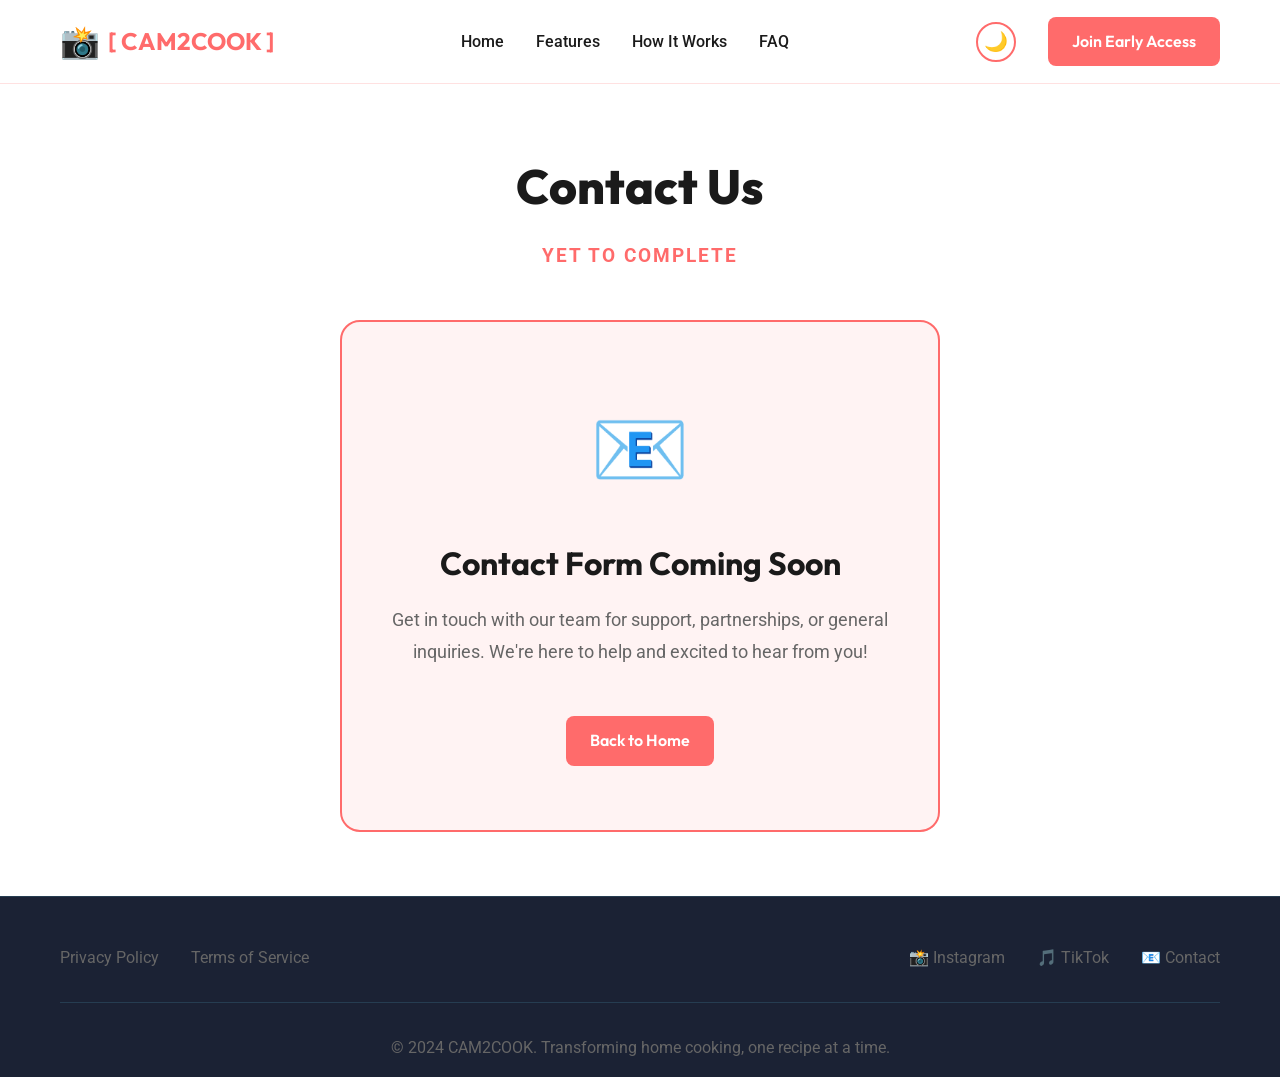
<file: contact.html>
<!doctype html>
<html lang="en">
  <head>
    <meta charset="UTF-8" />
    <meta name="viewport" content="width=device-width, initial-scale=1.0" />
    <title>Contact Us - CAM2COOK</title>
    <link rel="stylesheet" href="styles.css" />
    <link
      href="https://fonts.googleapis.com/css2?family=Outfit:wght@400;600;700;800&family=Roboto:wght@400;500;700&display=swap"
      rel="stylesheet"
    />
  </head>
  <body>
    <!-- Navigation Bar -->
    <nav class="navbar">
      <div class="container">
        <div class="nav-content">
          <div class="logo">
            <span class="logo-icon">📸</span>
            <span class="logo-text">[ CAM2COOK ]</span>
          </div>
          <div class="nav-links">
            <a href="index.html">Home</a>
            <a href="index.html#features">Features</a>
            <a href="index.html#how-it-works">How It Works</a>
            <a href="index.html#faq">FAQ</a>
          </div>
          <button class="theme-toggle" title="Toggle Theme">🌙</button>
          <a href="early-access.html" class="btn btn-primary"
            >Join Early Access</a
          >
        </div>
      </div>
    </nav>

    <!-- Main Content -->
    <section class="page-content">
      <div class="container">
        <div class="placeholder-page">
          <h1>Contact Us</h1>
          <p class="placeholder-text">YET TO COMPLETE</p>
          <div class="coming-soon">
            <div class="coming-icon">📧</div>
            <h2>Contact Form Coming Soon</h2>
            <p>
              Get in touch with our team for support, partnerships, or general
              inquiries. We're here to help and excited to hear from you!
            </p>
            <a href="index.html" class="btn btn-primary">Back to Home</a>
          </div>
        </div>
      </div>
    </section>

    <!-- Footer -->
    <footer class="footer">
      <div class="container">
        <div class="footer-content">
          <div class="footer-links">
            <a href="privacy.html">Privacy Policy</a>
            <a href="terms.html">Terms of Service</a>
          </div>
          <div class="footer-social">
            <a href="#" class="social-icon">📸 Instagram</a>
            <a href="#" class="social-icon">🎵 TikTok</a>
            <a href="contact.html" class="social-icon">📧 Contact</a>
          </div>
        </div>
        <div class="footer-bottom">
          <p>
            &copy; 2024 CAM2COOK. Transforming home cooking, one recipe at a
            time.
          </p>
        </div>
      </div>
    </footer>

    <script src="script.js"></script>
  </body>
</html>
</file>
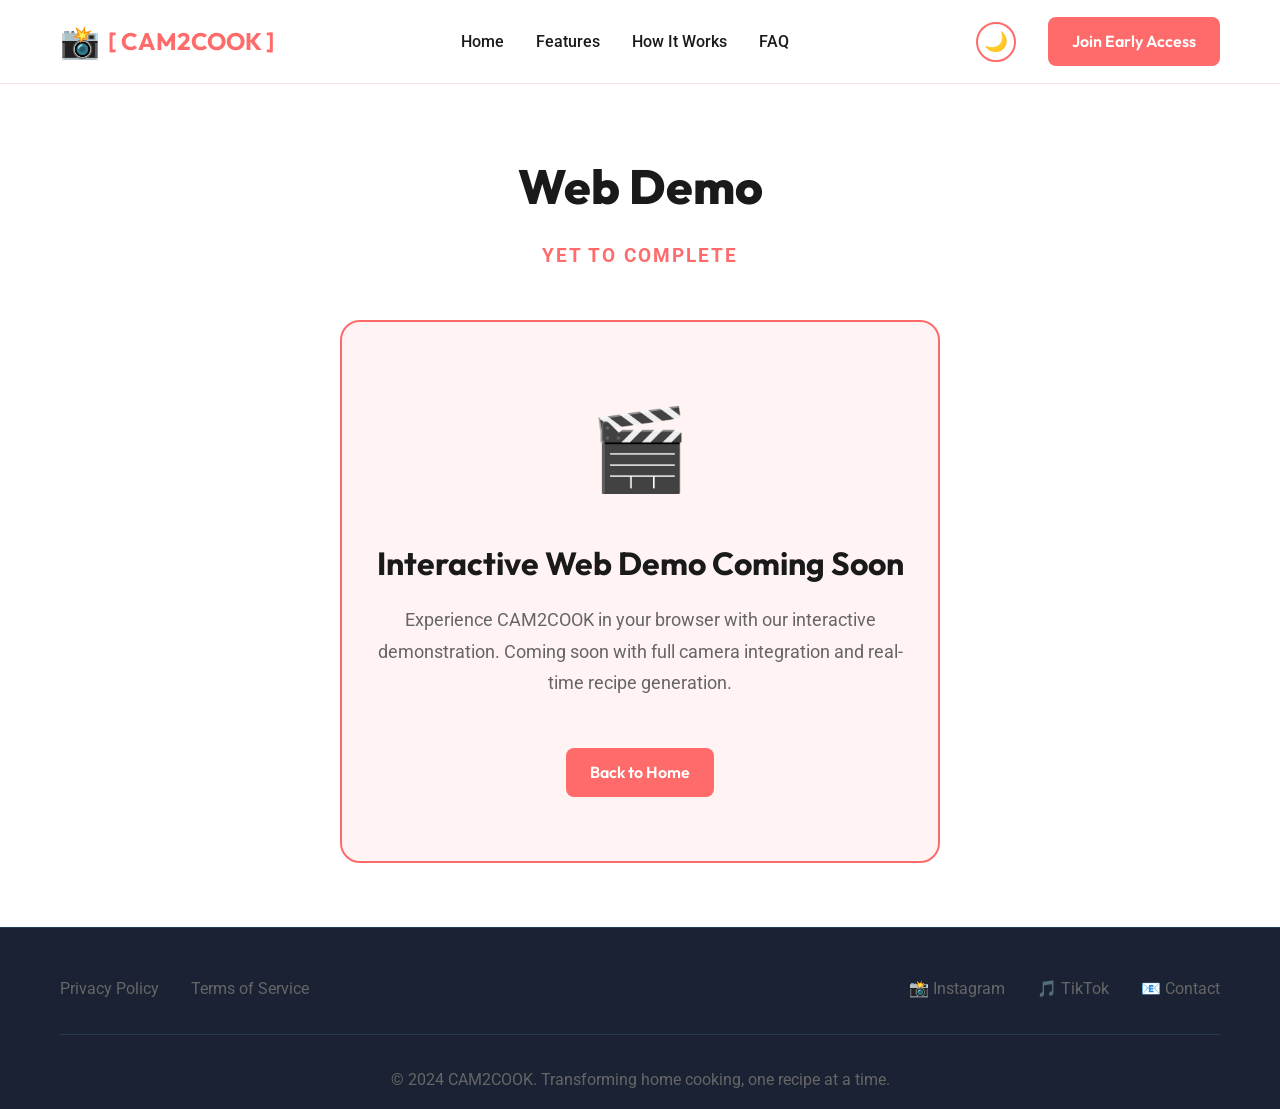
<file: demo.html>
<!doctype html>
<html lang="en">
  <head>
    <meta charset="UTF-8" />
    <meta name="viewport" content="width=device-width, initial-scale=1.0" />
    <title>Web Demo - CAM2COOK</title>
    <link rel="stylesheet" href="styles.css" />
    <link
      href="https://fonts.googleapis.com/css2?family=Outfit:wght@400;600;700;800&family=Roboto:wght@400;500;700&display=swap"
      rel="stylesheet"
    />
  </head>
  <body>
    <!-- Navigation Bar -->
    <nav class="navbar">
      <div class="container">
        <div class="nav-content">
          <div class="logo">
            <span class="logo-icon">📸</span>
            <span class="logo-text">[ CAM2COOK ]</span>
          </div>
          <div class="nav-links">
            <a href="index.html">Home</a>
            <a href="index.html#features">Features</a>
            <a href="index.html#how-it-works">How It Works</a>
            <a href="index.html#faq">FAQ</a>
          </div>
          <button class="theme-toggle" title="Toggle Theme">🌙</button>
          <a href="early-access.html" class="btn btn-primary"
            >Join Early Access</a
          >
        </div>
      </div>
    </nav>

    <!-- Main Content -->
    <section class="page-content">
      <div class="container">
        <div class="placeholder-page">
          <h1>Web Demo</h1>
          <p class="placeholder-text">YET TO COMPLETE</p>
          <div class="coming-soon">
            <div class="coming-icon">🎬</div>
            <h2>Interactive Web Demo Coming Soon</h2>
            <p>
              Experience CAM2COOK in your browser with our interactive
              demonstration. Coming soon with full camera integration and
              real-time recipe generation.
            </p>
            <a href="index.html" class="btn btn-primary">Back to Home</a>
          </div>
        </div>
      </div>
    </section>

    <!-- Footer -->
    <footer class="footer">
      <div class="container">
        <div class="footer-content">
          <div class="footer-links">
            <a href="privacy.html">Privacy Policy</a>
            <a href="terms.html">Terms of Service</a>
          </div>
          <div class="footer-social">
            <a href="#" class="social-icon">📸 Instagram</a>
            <a href="#" class="social-icon">🎵 TikTok</a>
            <a href="contact.html" class="social-icon">📧 Contact</a>
          </div>
        </div>
        <div class="footer-bottom">
          <p>
            &copy; 2024 CAM2COOK. Transforming home cooking, one recipe at a
            time.
          </p>
        </div>
      </div>
    </footer>

    <script src="script.js"></script>
  </body>
</html>
</file>
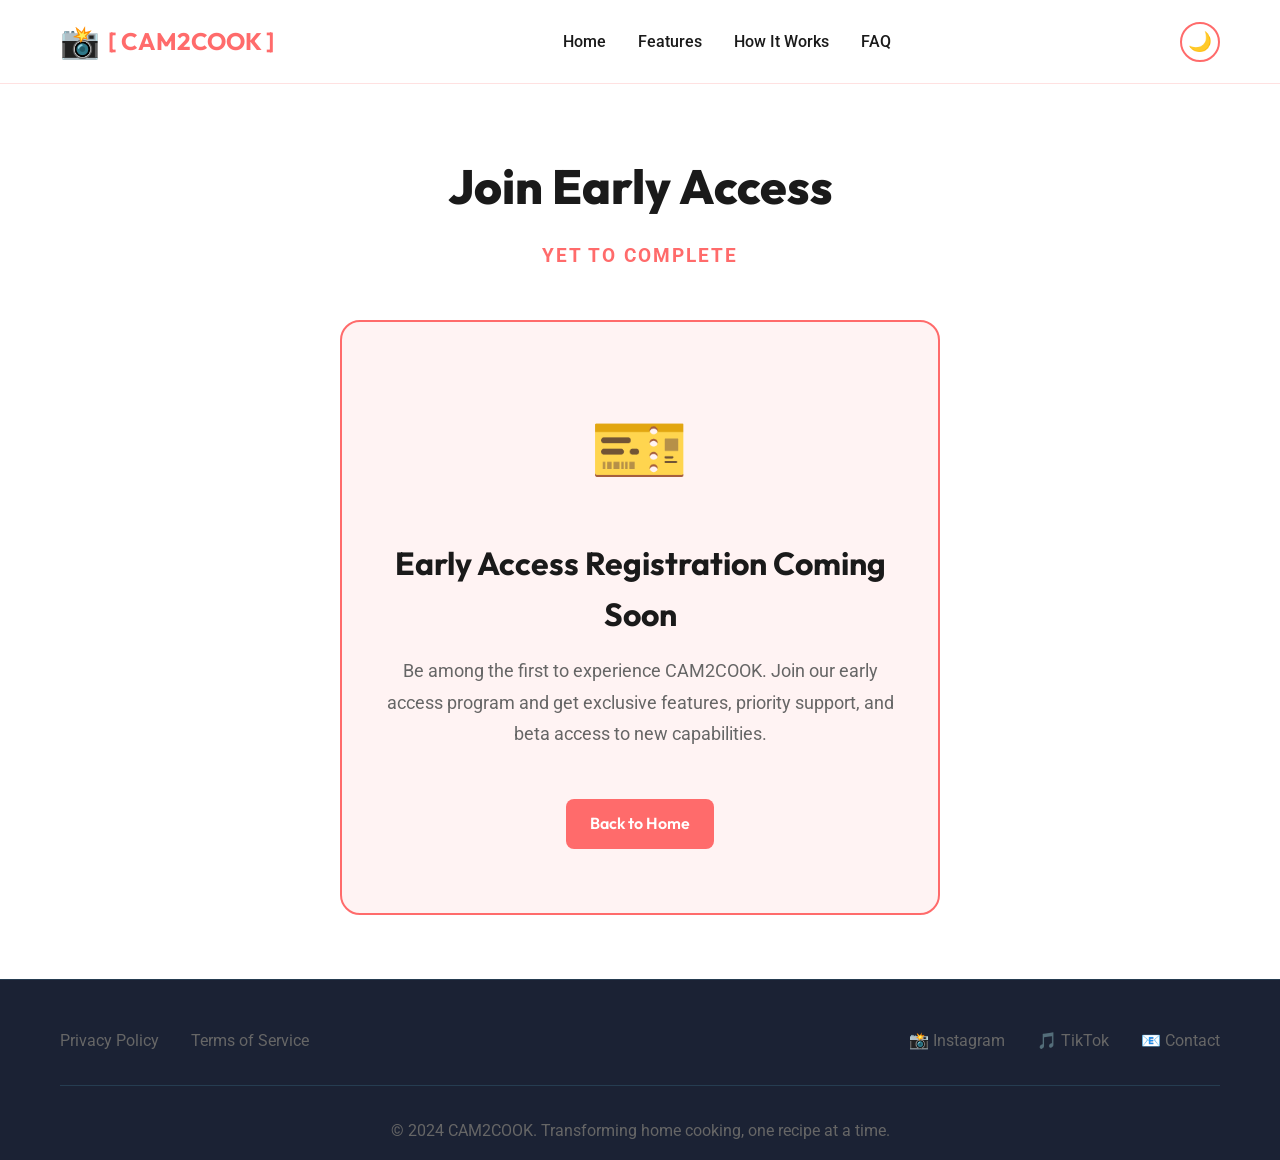
<file: early-access.html>
<!doctype html>
<html lang="en">
  <head>
    <meta charset="UTF-8" />
    <meta name="viewport" content="width=device-width, initial-scale=1.0" />
    <title>Early Access - CAM2COOK</title>
    <link rel="stylesheet" href="styles.css" />
    <link
      href="https://fonts.googleapis.com/css2?family=Outfit:wght@400;600;700;800&family=Roboto:wght@400;500;700&display=swap"
      rel="stylesheet"
    />
  </head>
  <body>
    <!-- Navigation Bar -->
    <nav class="navbar">
      <div class="container">
        <div class="nav-content">
          <div class="logo">
            <span class="logo-icon">📸</span>
            <span class="logo-text">[ CAM2COOK ]</span>
          </div>
          <div class="nav-links">
            <a href="index.html">Home</a>
            <a href="index.html#features">Features</a>
            <a href="index.html#how-it-works">How It Works</a>
            <a href="index.html#faq">FAQ</a>
          </div>
          <button class="theme-toggle" title="Toggle Theme">🌙</button>
        </div>
      </div>
    </nav>

    <!-- Main Content -->
    <section class="page-content">
      <div class="container">
        <div class="placeholder-page">
          <h1>Join Early Access</h1>
          <p class="placeholder-text">YET TO COMPLETE</p>
          <div class="coming-soon">
            <div class="coming-icon">🎫</div>
            <h2>Early Access Registration Coming Soon</h2>
            <p>
              Be among the first to experience CAM2COOK. Join our early access
              program and get exclusive features, priority support, and beta
              access to new capabilities.
            </p>
            <a href="index.html" class="btn btn-primary">Back to Home</a>
          </div>
        </div>
      </div>
    </section>

    <!-- Footer -->
    <footer class="footer">
      <div class="container">
        <div class="footer-content">
          <div class="footer-links">
            <a href="privacy.html">Privacy Policy</a>
            <a href="terms.html">Terms of Service</a>
          </div>
          <div class="footer-social">
            <a href="#" class="social-icon">📸 Instagram</a>
            <a href="#" class="social-icon">🎵 TikTok</a>
            <a href="contact.html" class="social-icon">📧 Contact</a>
          </div>
        </div>
        <div class="footer-bottom">
          <p>
            &copy; 2024 CAM2COOK. Transforming home cooking, one recipe at a
            time.
          </p>
        </div>
      </div>
    </footer>

    <script src="script.js"></script>
  </body>
</html>
</file>
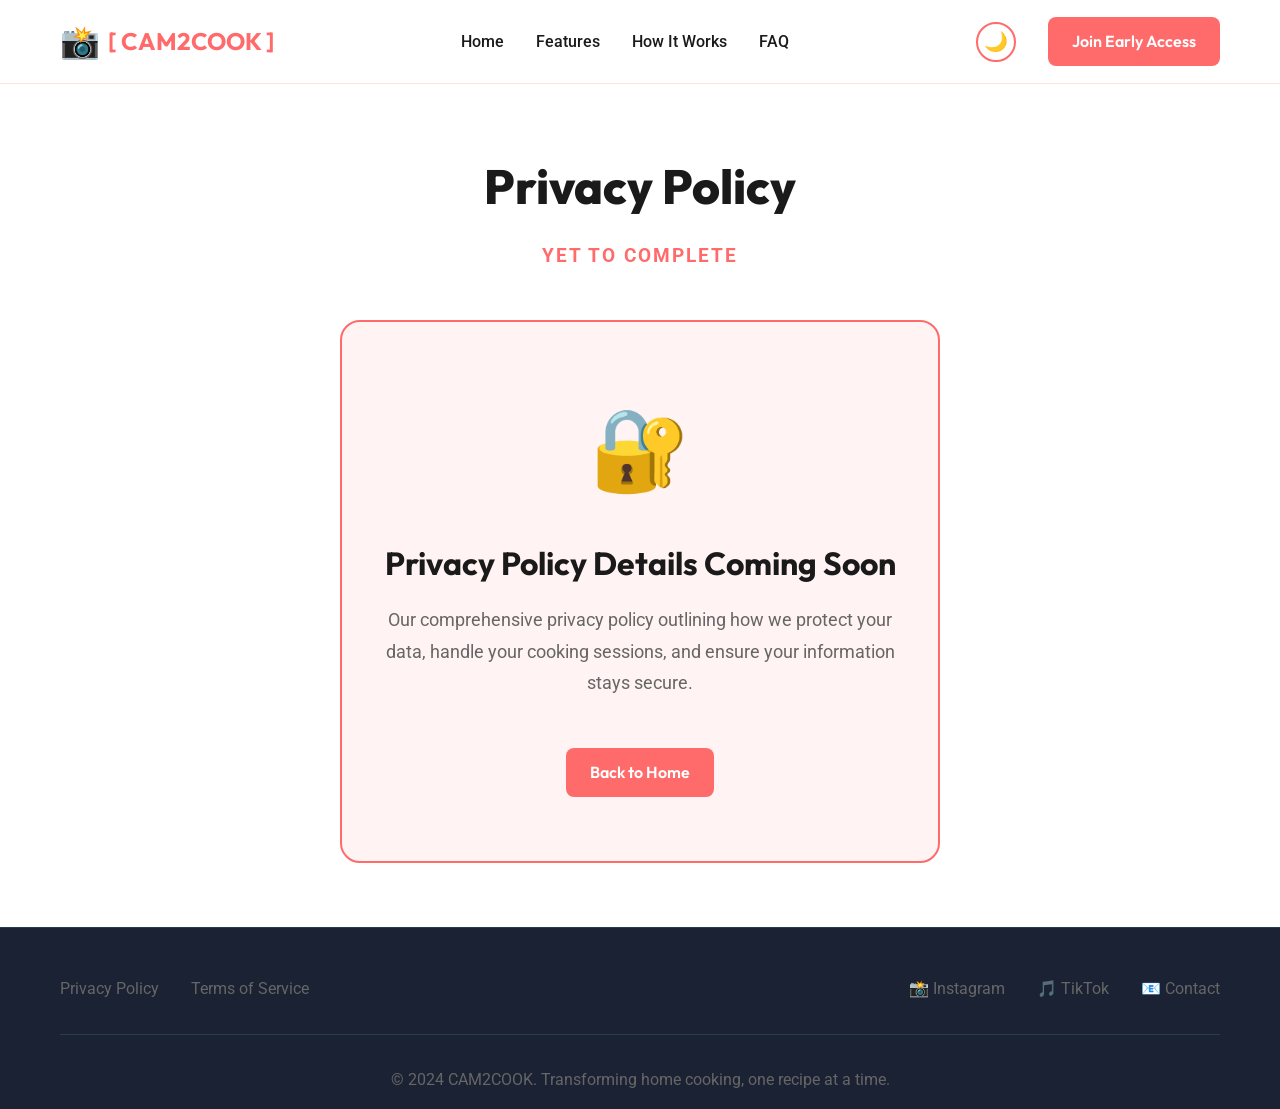
<file: privacy.html>
<!doctype html>
<html lang="en">
  <head>
    <meta charset="UTF-8" />
    <meta name="viewport" content="width=device-width, initial-scale=1.0" />
    <title>Privacy Policy - CAM2COOK</title>
    <link rel="stylesheet" href="styles.css" />
    <link
      href="https://fonts.googleapis.com/css2?family=Outfit:wght@400;600;700;800&family=Roboto:wght@400;500;700&display=swap"
      rel="stylesheet"
    />
  </head>
  <body>
    <!-- Navigation Bar -->
    <nav class="navbar">
      <div class="container">
        <div class="nav-content">
          <div class="logo">
            <span class="logo-icon">📸</span>
            <span class="logo-text">[ CAM2COOK ]</span>
          </div>
          <div class="nav-links">
            <a href="index.html">Home</a>
            <a href="index.html#features">Features</a>
            <a href="index.html#how-it-works">How It Works</a>
            <a href="index.html#faq">FAQ</a>
          </div>
          <button class="theme-toggle" title="Toggle Theme">🌙</button>
          <a href="early-access.html" class="btn btn-primary"
            >Join Early Access</a
          >
        </div>
      </div>
    </nav>

    <!-- Main Content -->
    <section class="page-content">
      <div class="container">
        <div class="placeholder-page">
          <h1>Privacy Policy</h1>
          <p class="placeholder-text">YET TO COMPLETE</p>
          <div class="coming-soon">
            <div class="coming-icon">🔐</div>
            <h2>Privacy Policy Details Coming Soon</h2>
            <p>
              Our comprehensive privacy policy outlining how we protect your
              data, handle your cooking sessions, and ensure your information
              stays secure.
            </p>
            <a href="index.html" class="btn btn-primary">Back to Home</a>
          </div>
        </div>
      </div>
    </section>

    <!-- Footer -->
    <footer class="footer">
      <div class="container">
        <div class="footer-content">
          <div class="footer-links">
            <a href="privacy.html">Privacy Policy</a>
            <a href="terms.html">Terms of Service</a>
          </div>
          <div class="footer-social">
            <a href="#" class="social-icon">📸 Instagram</a>
            <a href="#" class="social-icon">🎵 TikTok</a>
            <a href="contact.html" class="social-icon">📧 Contact</a>
          </div>
        </div>
        <div class="footer-bottom">
          <p>
            &copy; 2024 CAM2COOK. Transforming home cooking, one recipe at a
            time.
          </p>
        </div>
      </div>
    </footer>

    <script src="script.js"></script>
  </body>
</html>
</file>
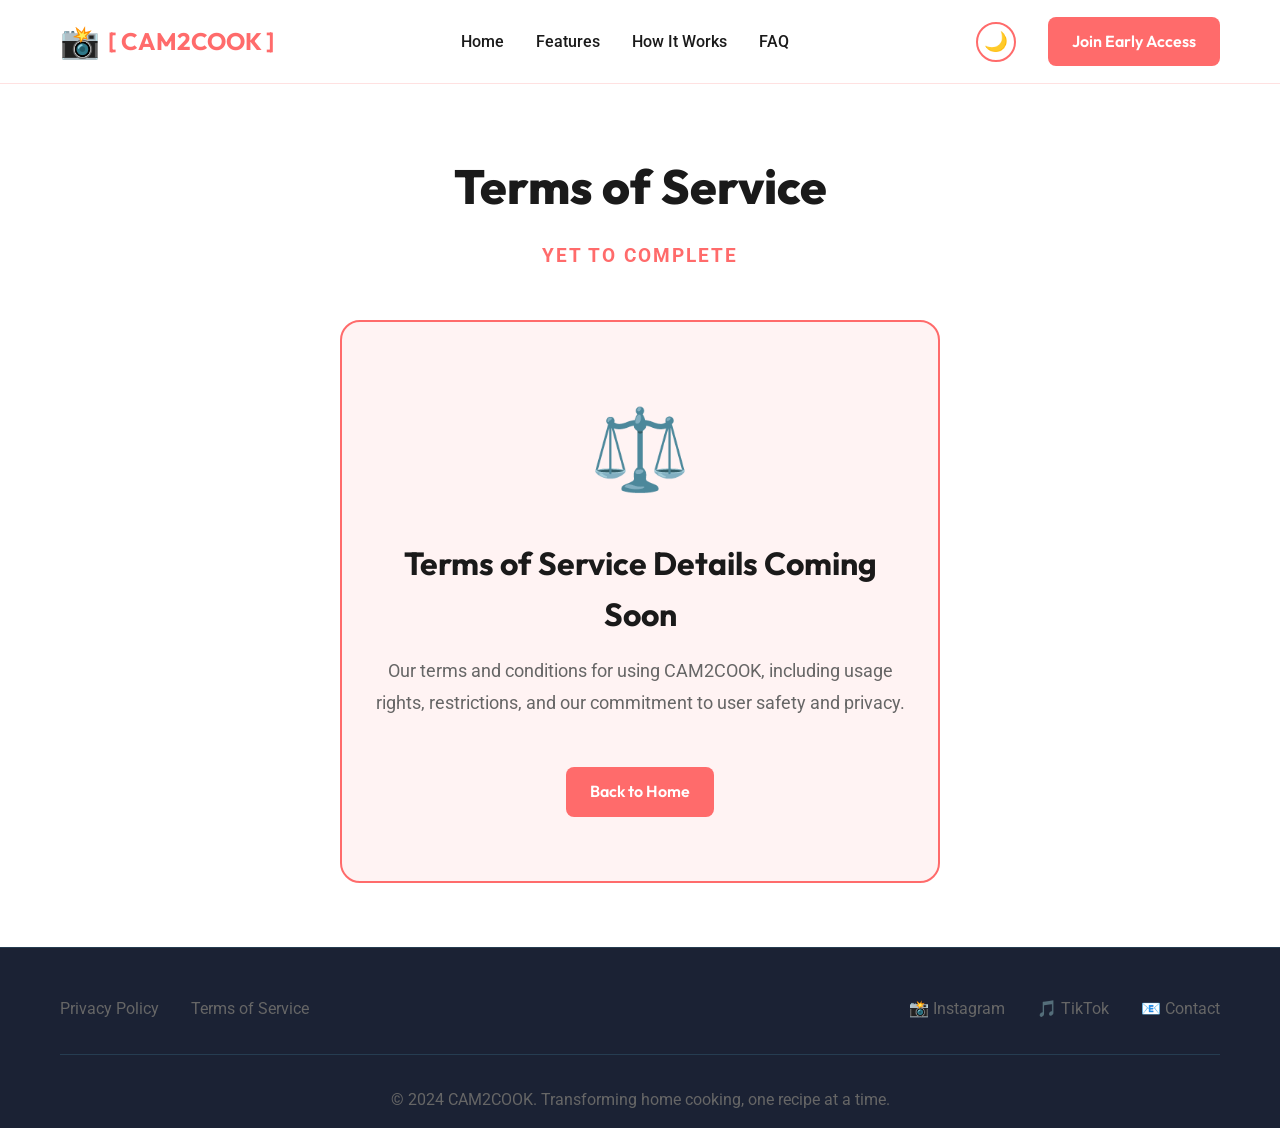
<file: terms.html>
<!doctype html>
<html lang="en">
  <head>
    <meta charset="UTF-8" />
    <meta name="viewport" content="width=device-width, initial-scale=1.0" />
    <title>Terms of Service - CAM2COOK</title>
    <link rel="stylesheet" href="styles.css" />
    <link
      href="https://fonts.googleapis.com/css2?family=Outfit:wght@400;600;700;800&family=Roboto:wght@400;500;700&display=swap"
      rel="stylesheet"
    />
  </head>
  <body>
    <!-- Navigation Bar -->
    <nav class="navbar">
      <div class="container">
        <div class="nav-content">
          <div class="logo">
            <span class="logo-icon">📸</span>
            <span class="logo-text">[ CAM2COOK ]</span>
          </div>
          <div class="nav-links">
            <a href="index.html">Home</a>
            <a href="index.html#features">Features</a>
            <a href="index.html#how-it-works">How It Works</a>
            <a href="index.html#faq">FAQ</a>
          </div>
          <button class="theme-toggle" title="Toggle Theme">🌙</button>
          <a href="early-access.html" class="btn btn-primary"
            >Join Early Access</a
          >
        </div>
      </div>
    </nav>

    <!-- Main Content -->
    <section class="page-content">
      <div class="container">
        <div class="placeholder-page">
          <h1>Terms of Service</h1>
          <p class="placeholder-text">YET TO COMPLETE</p>
          <div class="coming-soon">
            <div class="coming-icon">⚖️</div>
            <h2>Terms of Service Details Coming Soon</h2>
            <p>
              Our terms and conditions for using CAM2COOK, including usage
              rights, restrictions, and our commitment to user safety and
              privacy.
            </p>
            <a href="index.html" class="btn btn-primary">Back to Home</a>
          </div>
        </div>
      </div>
    </section>

    <!-- Footer -->
    <footer class="footer">
      <div class="container">
        <div class="footer-content">
          <div class="footer-links">
            <a href="privacy.html">Privacy Policy</a>
            <a href="terms.html">Terms of Service</a>
          </div>
          <div class="footer-social">
            <a href="#" class="social-icon">📸 Instagram</a>
            <a href="#" class="social-icon">🎵 TikTok</a>
            <a href="contact.html" class="social-icon">📧 Contact</a>
          </div>
        </div>
        <div class="footer-bottom">
          <p>
            &copy; 2024 CAM2COOK. Transforming home cooking, one recipe at a
            time.
          </p>
        </div>
      </div>
    </footer>

    <script src="script.js"></script>
  </body>
</html>
</file>
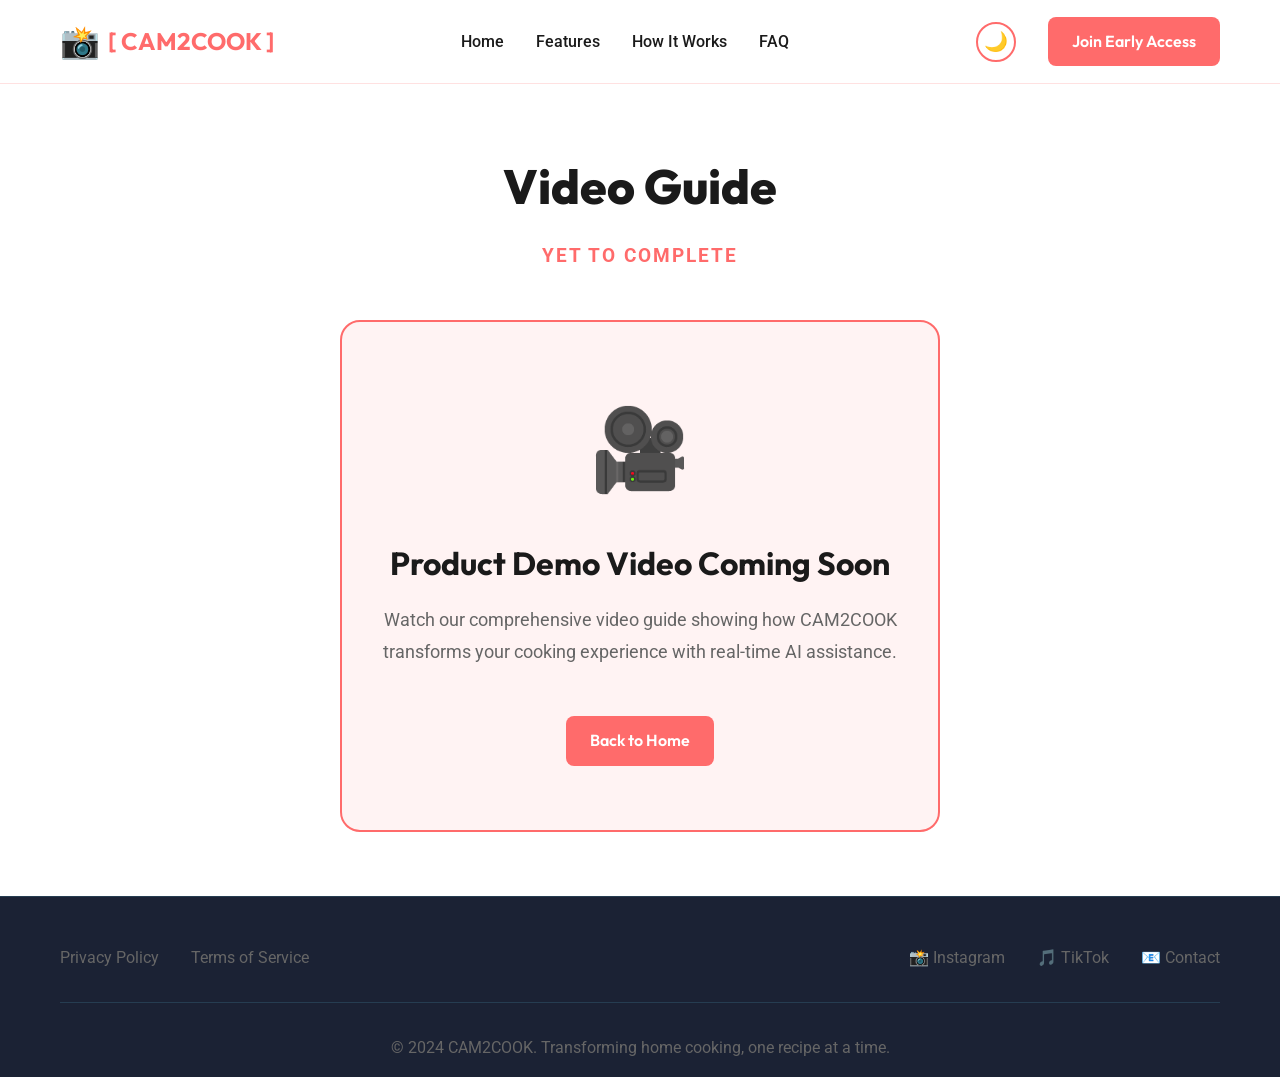
<file: video.html>
<!doctype html>
<html lang="en">
  <head>
    <meta charset="UTF-8" />
    <meta name="viewport" content="width=device-width, initial-scale=1.0" />
    <title>Video Guide - CAM2COOK</title>
    <link rel="stylesheet" href="styles.css" />
    <link
      href="https://fonts.googleapis.com/css2?family=Outfit:wght@400;600;700;800&family=Roboto:wght@400;500;700&display=swap"
      rel="stylesheet"
    />
  </head>
  <body>
    <!-- Navigation Bar -->
    <nav class="navbar">
      <div class="container">
        <div class="nav-content">
          <div class="logo">
            <span class="logo-icon">📸</span>
            <span class="logo-text">[ CAM2COOK ]</span>
          </div>
          <div class="nav-links">
            <a href="index.html">Home</a>
            <a href="index.html#features">Features</a>
            <a href="index.html#how-it-works">How It Works</a>
            <a href="index.html#faq">FAQ</a>
          </div>
          <button class="theme-toggle" title="Toggle Theme">🌙</button>
          <a href="early-access.html" class="btn btn-primary"
            >Join Early Access</a
          >
        </div>
      </div>
    </nav>

    <!-- Main Content -->
    <section class="page-content">
      <div class="container">
        <div class="placeholder-page">
          <h1>Video Guide</h1>
          <p class="placeholder-text">YET TO COMPLETE</p>
          <div class="coming-soon">
            <div class="coming-icon">🎥</div>
            <h2>Product Demo Video Coming Soon</h2>
            <p>
              Watch our comprehensive video guide showing how CAM2COOK
              transforms your cooking experience with real-time AI assistance.
            </p>
            <a href="index.html" class="btn btn-primary">Back to Home</a>
          </div>
        </div>
      </div>
    </section>

    <!-- Footer -->
    <footer class="footer">
      <div class="container">
        <div class="footer-content">
          <div class="footer-links">
            <a href="privacy.html">Privacy Policy</a>
            <a href="terms.html">Terms of Service</a>
          </div>
          <div class="footer-social">
            <a href="#" class="social-icon">📸 Instagram</a>
            <a href="#" class="social-icon">🎵 TikTok</a>
            <a href="contact.html" class="social-icon">📧 Contact</a>
          </div>
        </div>
        <div class="footer-bottom">
          <p>
            &copy; 2024 CAM2COOK. Transforming home cooking, one recipe at a
            time.
          </p>
        </div>
      </div>
    </footer>

    <script src="script.js"></script>
  </body>
</html>
</file>
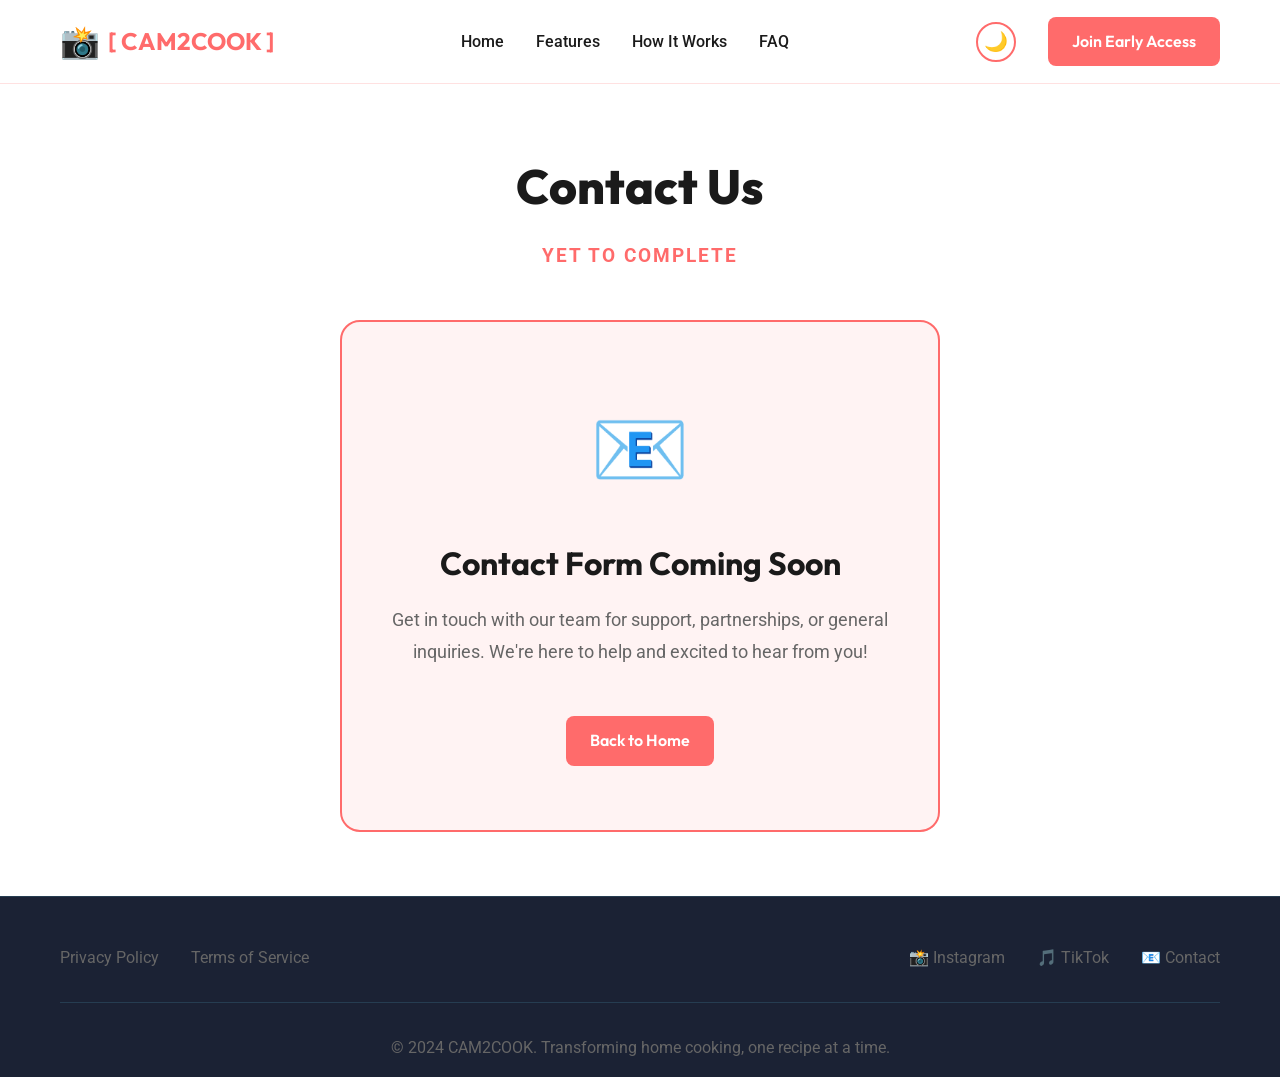
<file: frontend/src/contact.html>
<!doctype html>
<html lang="en">
  <head>
    <meta charset="UTF-8" />
    <meta name="viewport" content="width=device-width, initial-scale=1.0" />
    <title>Contact Us - CAM2COOK</title>
    <link rel="stylesheet" href="css/styles.css" />
    <link
      href="https://fonts.googleapis.com/css2?family=Outfit:wght@400;600;700;800&family=Roboto:wght@400;500;700&display=swap"
      rel="stylesheet"
    />
  </head>
  <body>
    <!-- Navigation Bar -->
    <nav class="navbar">
      <div class="container">
        <div class="nav-content">
          <div class="logo">
            <span class="logo-icon">📸</span>
            <span class="logo-text">[ CAM2COOK ]</span>
          </div>
          <div class="nav-links">
            <a href="index.html">Home</a>
            <a href="index.html#features">Features</a>
            <a href="index.html#how-it-works">How It Works</a>
            <a href="index.html#faq">FAQ</a>
          </div>
          <button class="theme-toggle" title="Toggle Theme">🌙</button>
          <a href="early-access.html" class="btn btn-primary"
            >Join Early Access</a
          >
        </div>
      </div>
    </nav>

    <!-- Main Content -->
    <section class="page-content">
      <div class="container">
        <div class="placeholder-page">
          <h1>Contact Us</h1>
          <p class="placeholder-text">YET TO COMPLETE</p>
          <div class="coming-soon">
            <div class="coming-icon">📧</div>
            <h2>Contact Form Coming Soon</h2>
            <p>
              Get in touch with our team for support, partnerships, or general
              inquiries. We're here to help and excited to hear from you!
            </p>
            <a href="index.html" class="btn btn-primary">Back to Home</a>
          </div>
        </div>
      </div>
    </section>

    <!-- Footer -->
    <footer class="footer">
      <div class="container">
        <div class="footer-content">
          <div class="footer-links">
            <a href="privacy.html">Privacy Policy</a>
            <a href="terms.html">Terms of Service</a>
          </div>
          <div class="footer-social">
            <a href="#" class="social-icon">📸 Instagram</a>
            <a href="#" class="social-icon">🎵 TikTok</a>
            <a href="contact.html" class="social-icon">📧 Contact</a>
          </div>
        </div>
        <div class="footer-bottom">
          <p>
            &copy; 2024 CAM2COOK. Transforming home cooking, one recipe at a
            time.
          </p>
        </div>
      </div>
    </footer>

    <script src="js/script.js"></script>
  </body>
</html>
</file>
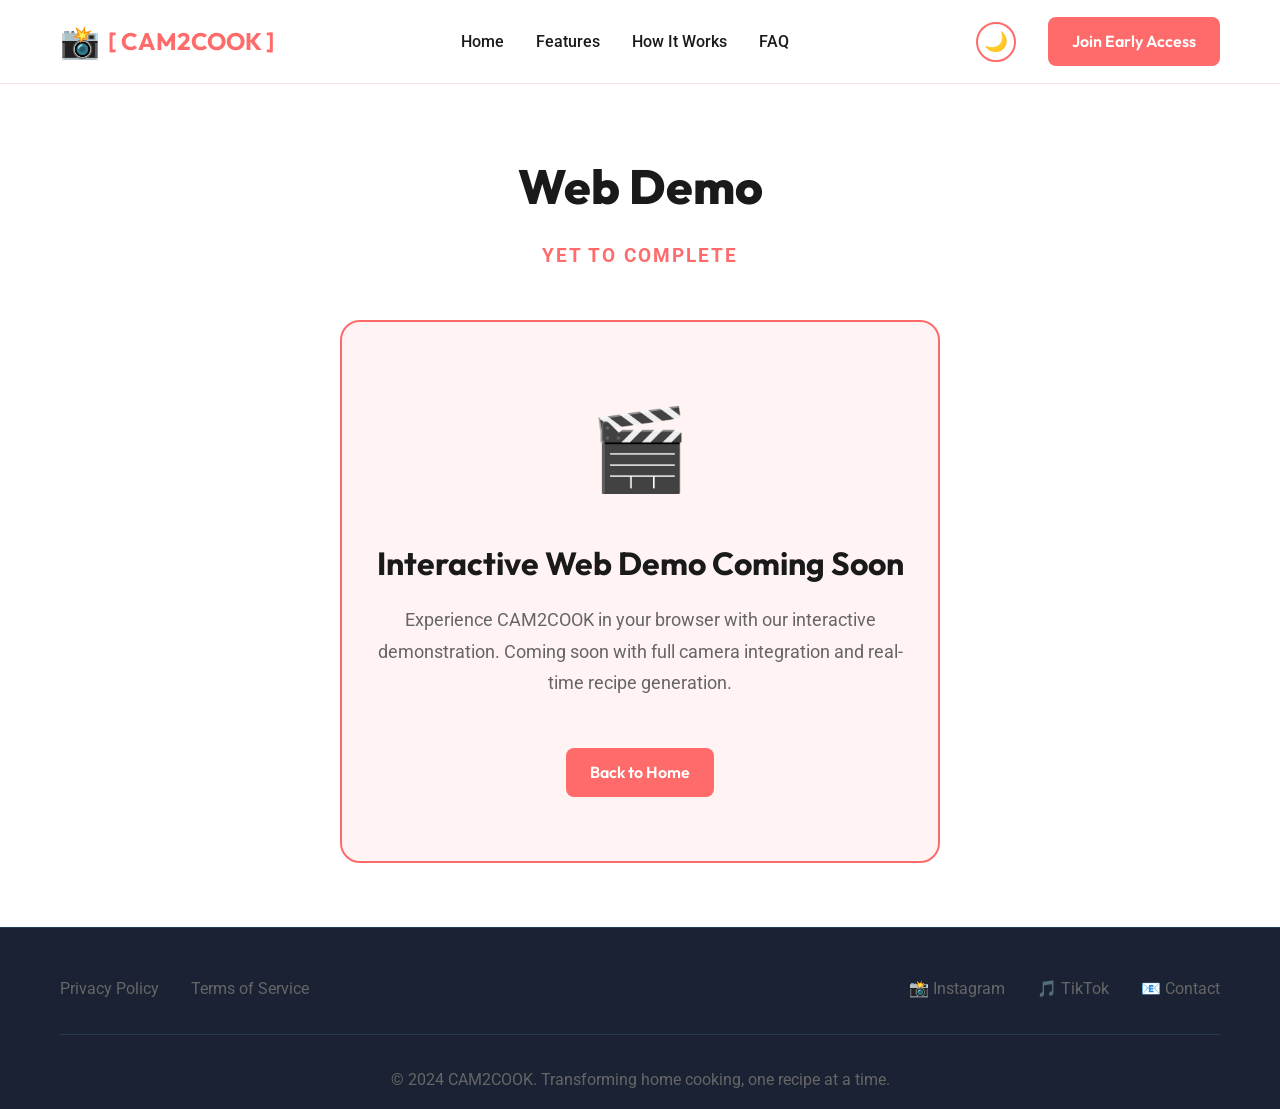
<file: frontend/src/demo.html>
<!doctype html>
<html lang="en">
  <head>
    <meta charset="UTF-8" />
    <meta name="viewport" content="width=device-width, initial-scale=1.0" />
    <title>Web Demo - CAM2COOK</title>
    <link rel="stylesheet" href="css/styles.css" />
    <link
      href="https://fonts.googleapis.com/css2?family=Outfit:wght@400;600;700;800&family=Roboto:wght@400;500;700&display=swap"
      rel="stylesheet"
    />
  </head>
  <body>
    <!-- Navigation Bar -->
    <nav class="navbar">
      <div class="container">
        <div class="nav-content">
          <div class="logo">
            <span class="logo-icon">📸</span>
            <span class="logo-text">[ CAM2COOK ]</span>
          </div>
          <div class="nav-links">
            <a href="index.html">Home</a>
            <a href="index.html#features">Features</a>
            <a href="index.html#how-it-works">How It Works</a>
            <a href="index.html#faq">FAQ</a>
          </div>
          <button class="theme-toggle" title="Toggle Theme">🌙</button>
          <a href="early-access.html" class="btn btn-primary"
            >Join Early Access</a
          >
        </div>
      </div>
    </nav>

    <!-- Main Content -->
    <section class="page-content">
      <div class="container">
        <div class="placeholder-page">
          <h1>Web Demo</h1>
          <p class="placeholder-text">YET TO COMPLETE</p>
          <div class="coming-soon">
            <div class="coming-icon">🎬</div>
            <h2>Interactive Web Demo Coming Soon</h2>
            <p>
              Experience CAM2COOK in your browser with our interactive
              demonstration. Coming soon with full camera integration and
              real-time recipe generation.
            </p>
            <a href="index.html" class="btn btn-primary">Back to Home</a>
          </div>
        </div>
      </div>
    </section>

    <!-- Footer -->
    <footer class="footer">
      <div class="container">
        <div class="footer-content">
          <div class="footer-links">
            <a href="privacy.html">Privacy Policy</a>
            <a href="terms.html">Terms of Service</a>
          </div>
          <div class="footer-social">
            <a href="#" class="social-icon">📸 Instagram</a>
            <a href="#" class="social-icon">🎵 TikTok</a>
            <a href="contact.html" class="social-icon">📧 Contact</a>
          </div>
        </div>
        <div class="footer-bottom">
          <p>
            &copy; 2024 CAM2COOK. Transforming home cooking, one recipe at a
            time.
          </p>
        </div>
      </div>
    </footer>

    <script src="js/script.js"></script>
  </body>
</html>
</file>
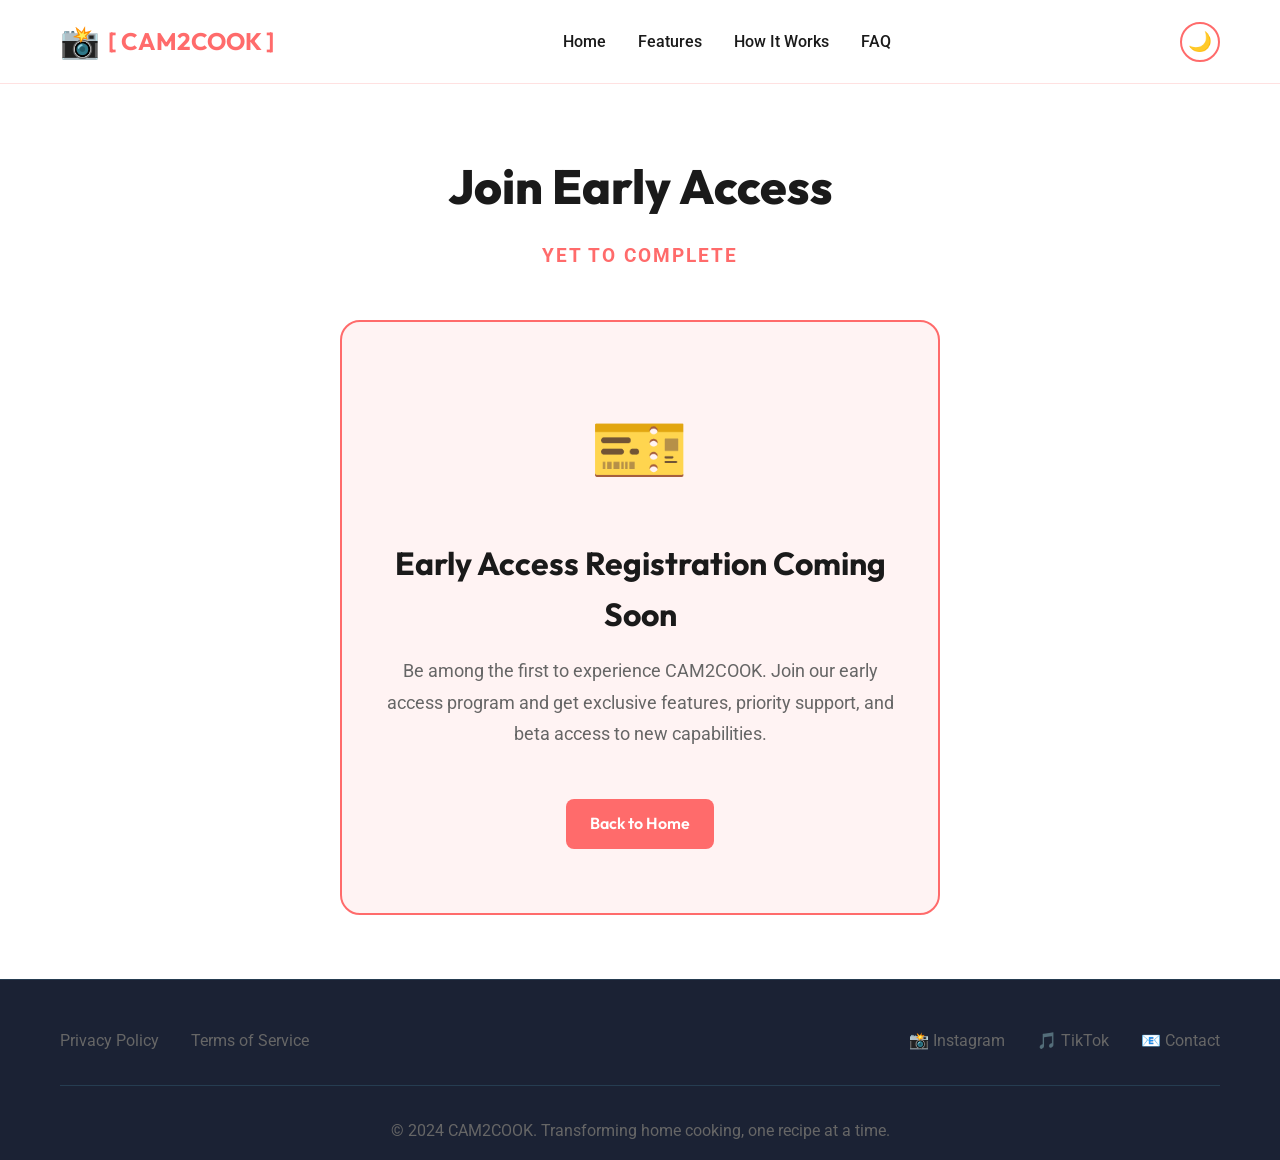
<file: frontend/src/early-access.html>
<!doctype html>
<html lang="en">
  <head>
    <meta charset="UTF-8" />
    <meta name="viewport" content="width=device-width, initial-scale=1.0" />
    <title>Early Access - CAM2COOK</title>
    <link rel="stylesheet" href="css/styles.css" />
    <link
      href="https://fonts.googleapis.com/css2?family=Outfit:wght@400;600;700;800&family=Roboto:wght@400;500;700&display=swap"
      rel="stylesheet"
    />
  </head>
  <body>
    <!-- Navigation Bar -->
    <nav class="navbar">
      <div class="container">
        <div class="nav-content">
          <div class="logo">
            <span class="logo-icon">📸</span>
            <span class="logo-text">[ CAM2COOK ]</span>
          </div>
          <div class="nav-links">
            <a href="index.html">Home</a>
            <a href="index.html#features">Features</a>
            <a href="index.html#how-it-works">How It Works</a>
            <a href="index.html#faq">FAQ</a>
          </div>
          <button class="theme-toggle" title="Toggle Theme">🌙</button>
        </div>
      </div>
    </nav>

    <!-- Main Content -->
    <section class="page-content">
      <div class="container">
        <div class="placeholder-page">
          <h1>Join Early Access</h1>
          <p class="placeholder-text">YET TO COMPLETE</p>
          <div class="coming-soon">
            <div class="coming-icon">🎫</div>
            <h2>Early Access Registration Coming Soon</h2>
            <p>
              Be among the first to experience CAM2COOK. Join our early access
              program and get exclusive features, priority support, and beta
              access to new capabilities.
            </p>
            <a href="index.html" class="btn btn-primary">Back to Home</a>
          </div>
        </div>
      </div>
    </section>

    <!-- Footer -->
    <footer class="footer">
      <div class="container">
        <div class="footer-content">
          <div class="footer-links">
            <a href="privacy.html">Privacy Policy</a>
            <a href="terms.html">Terms of Service</a>
          </div>
          <div class="footer-social">
            <a href="#" class="social-icon">📸 Instagram</a>
            <a href="#" class="social-icon">🎵 TikTok</a>
            <a href="contact.html" class="social-icon">📧 Contact</a>
          </div>
        </div>
        <div class="footer-bottom">
          <p>
            &copy; 2024 CAM2COOK. Transforming home cooking, one recipe at a
            time.
          </p>
        </div>
      </div>
    </footer>

    <script src="js/script.js"></script>
  </body>
</html>
</file>
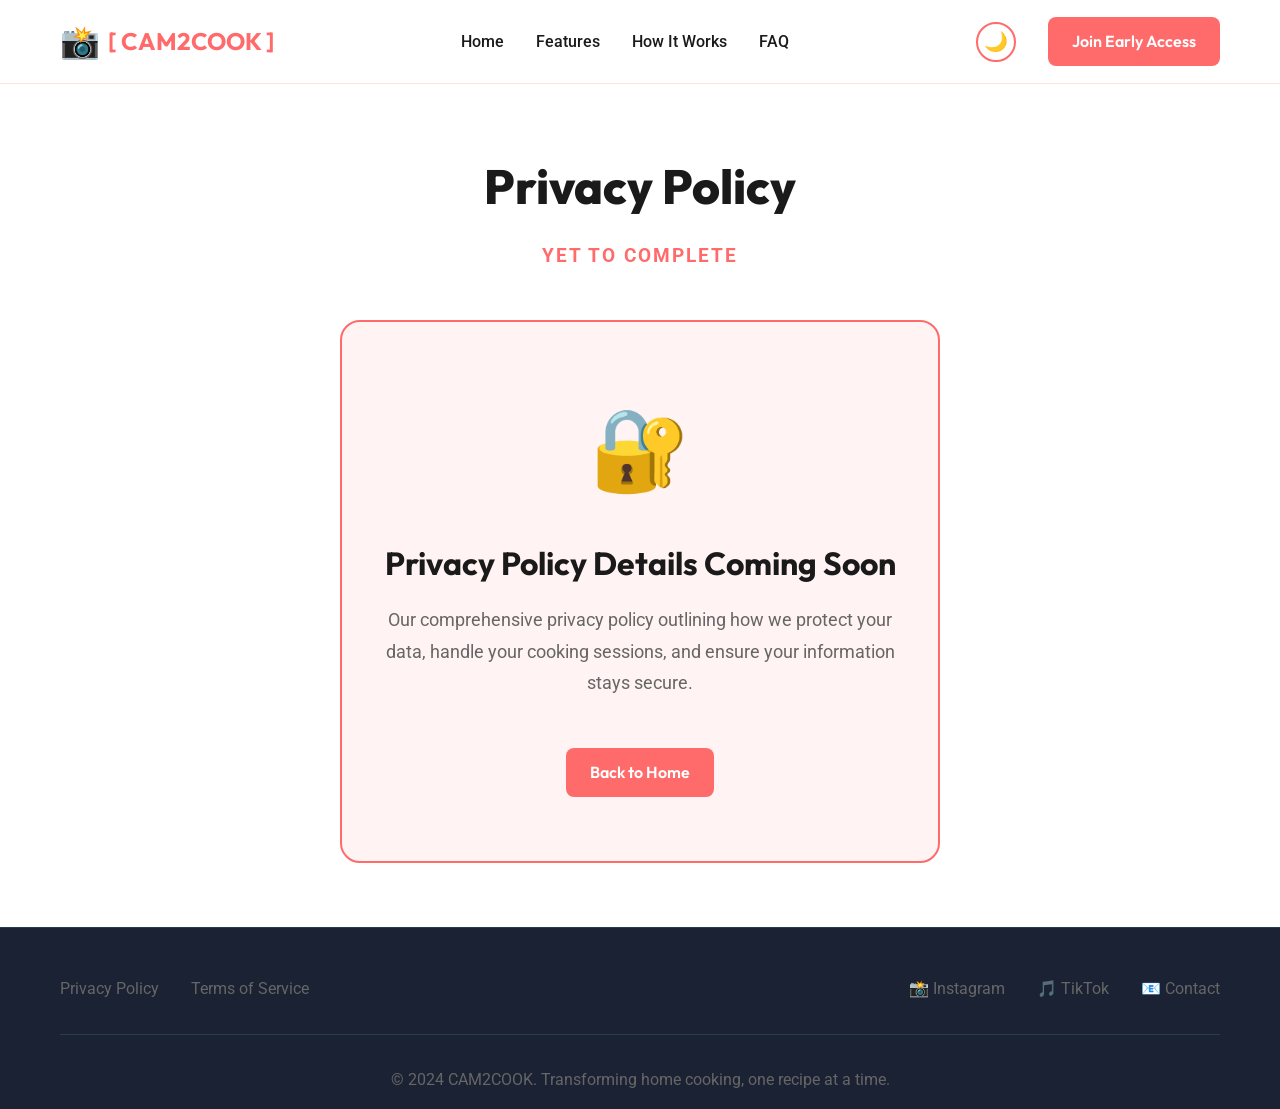
<file: frontend/src/privacy.html>
<!doctype html>
<html lang="en">
  <head>
    <meta charset="UTF-8" />
    <meta name="viewport" content="width=device-width, initial-scale=1.0" />
    <title>Privacy Policy - CAM2COOK</title>
    <link rel="stylesheet" href="css/styles.css" />
    <link
      href="https://fonts.googleapis.com/css2?family=Outfit:wght@400;600;700;800&family=Roboto:wght@400;500;700&display=swap"
      rel="stylesheet"
    />
  </head>
  <body>
    <!-- Navigation Bar -->
    <nav class="navbar">
      <div class="container">
        <div class="nav-content">
          <div class="logo">
            <span class="logo-icon">📸</span>
            <span class="logo-text">[ CAM2COOK ]</span>
          </div>
          <div class="nav-links">
            <a href="index.html">Home</a>
            <a href="index.html#features">Features</a>
            <a href="index.html#how-it-works">How It Works</a>
            <a href="index.html#faq">FAQ</a>
          </div>
          <button class="theme-toggle" title="Toggle Theme">🌙</button>
          <a href="early-access.html" class="btn btn-primary"
            >Join Early Access</a
          >
        </div>
      </div>
    </nav>

    <!-- Main Content -->
    <section class="page-content">
      <div class="container">
        <div class="placeholder-page">
          <h1>Privacy Policy</h1>
          <p class="placeholder-text">YET TO COMPLETE</p>
          <div class="coming-soon">
            <div class="coming-icon">🔐</div>
            <h2>Privacy Policy Details Coming Soon</h2>
            <p>
              Our comprehensive privacy policy outlining how we protect your
              data, handle your cooking sessions, and ensure your information
              stays secure.
            </p>
            <a href="index.html" class="btn btn-primary">Back to Home</a>
          </div>
        </div>
      </div>
    </section>

    <!-- Footer -->
    <footer class="footer">
      <div class="container">
        <div class="footer-content">
          <div class="footer-links">
            <a href="privacy.html">Privacy Policy</a>
            <a href="terms.html">Terms of Service</a>
          </div>
          <div class="footer-social">
            <a href="#" class="social-icon">📸 Instagram</a>
            <a href="#" class="social-icon">🎵 TikTok</a>
            <a href="contact.html" class="social-icon">📧 Contact</a>
          </div>
        </div>
        <div class="footer-bottom">
          <p>
            &copy; 2024 CAM2COOK. Transforming home cooking, one recipe at a
            time.
          </p>
        </div>
      </div>
    </footer>

    <script src="js/script.js"></script>
  </body>
</html>
</file>
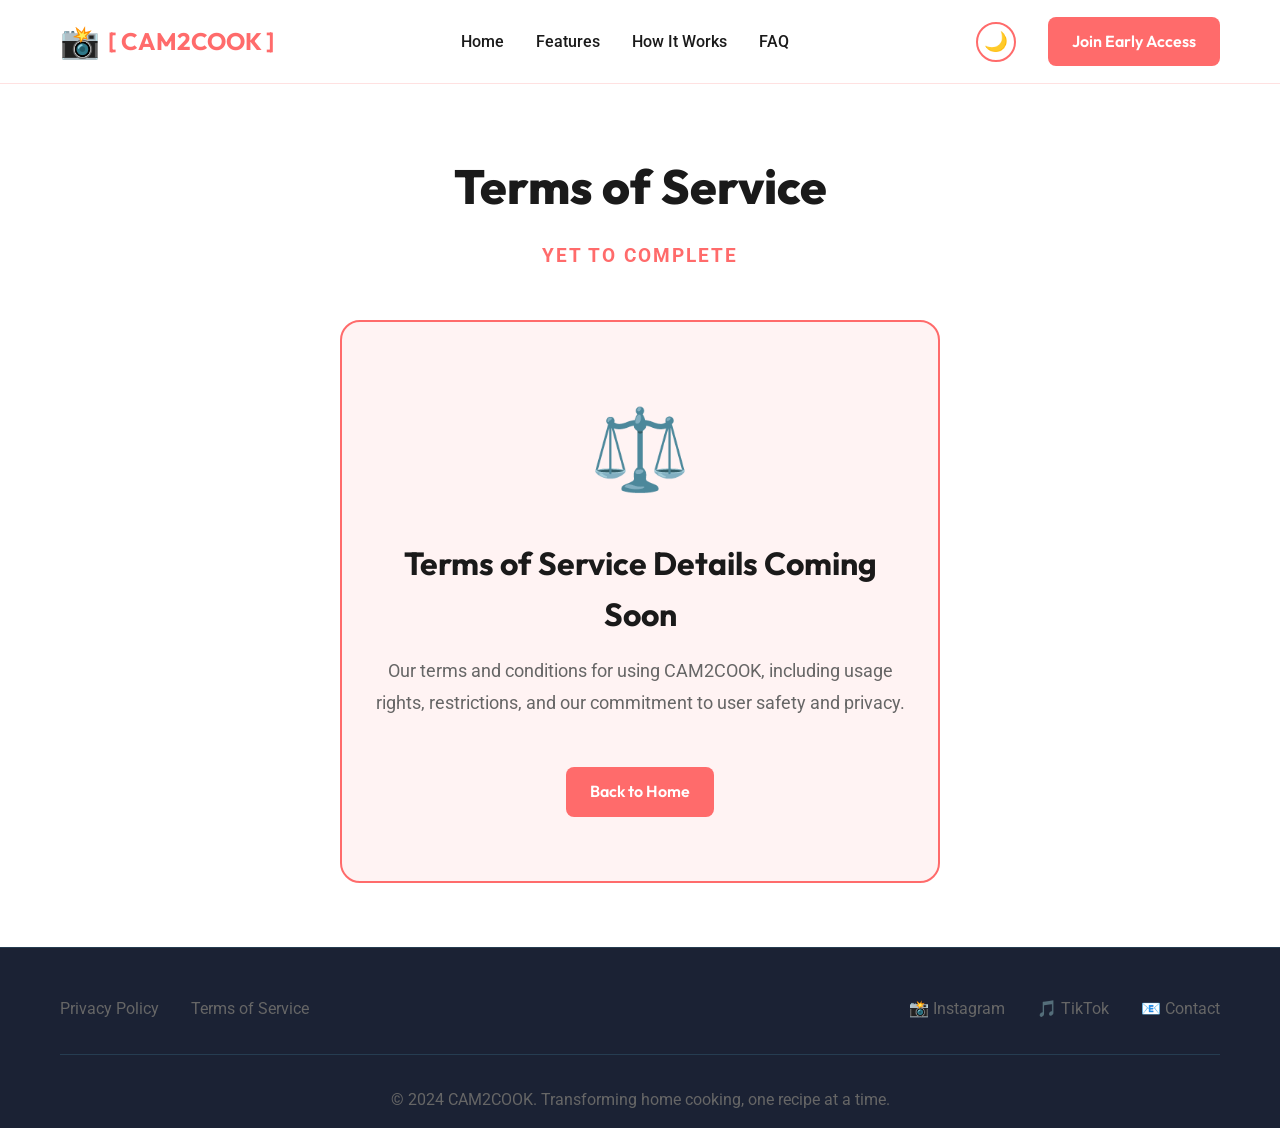
<file: frontend/src/terms.html>
<!doctype html>
<html lang="en">
  <head>
    <meta charset="UTF-8" />
    <meta name="viewport" content="width=device-width, initial-scale=1.0" />
    <title>Terms of Service - CAM2COOK</title>
    <link rel="stylesheet" href="css/styles.css" />
    <link
      href="https://fonts.googleapis.com/css2?family=Outfit:wght@400;600;700;800&family=Roboto:wght@400;500;700&display=swap"
      rel="stylesheet"
    />
  </head>
  <body>
    <!-- Navigation Bar -->
    <nav class="navbar">
      <div class="container">
        <div class="nav-content">
          <div class="logo">
            <span class="logo-icon">📸</span>
            <span class="logo-text">[ CAM2COOK ]</span>
          </div>
          <div class="nav-links">
            <a href="index.html">Home</a>
            <a href="index.html#features">Features</a>
            <a href="index.html#how-it-works">How It Works</a>
            <a href="index.html#faq">FAQ</a>
          </div>
          <button class="theme-toggle" title="Toggle Theme">🌙</button>
          <a href="early-access.html" class="btn btn-primary"
            >Join Early Access</a
          >
        </div>
      </div>
    </nav>

    <!-- Main Content -->
    <section class="page-content">
      <div class="container">
        <div class="placeholder-page">
          <h1>Terms of Service</h1>
          <p class="placeholder-text">YET TO COMPLETE</p>
          <div class="coming-soon">
            <div class="coming-icon">⚖️</div>
            <h2>Terms of Service Details Coming Soon</h2>
            <p>
              Our terms and conditions for using CAM2COOK, including usage
              rights, restrictions, and our commitment to user safety and
              privacy.
            </p>
            <a href="index.html" class="btn btn-primary">Back to Home</a>
          </div>
        </div>
      </div>
    </section>

    <!-- Footer -->
    <footer class="footer">
      <div class="container">
        <div class="footer-content">
          <div class="footer-links">
            <a href="privacy.html">Privacy Policy</a>
            <a href="terms.html">Terms of Service</a>
          </div>
          <div class="footer-social">
            <a href="#" class="social-icon">📸 Instagram</a>
            <a href="#" class="social-icon">🎵 TikTok</a>
            <a href="contact.html" class="social-icon">📧 Contact</a>
          </div>
        </div>
        <div class="footer-bottom">
          <p>
            &copy; 2024 CAM2COOK. Transforming home cooking, one recipe at a
            time.
          </p>
        </div>
      </div>
    </footer>

    <script src="js/script.js"></script>
  </body>
</html>
</file>
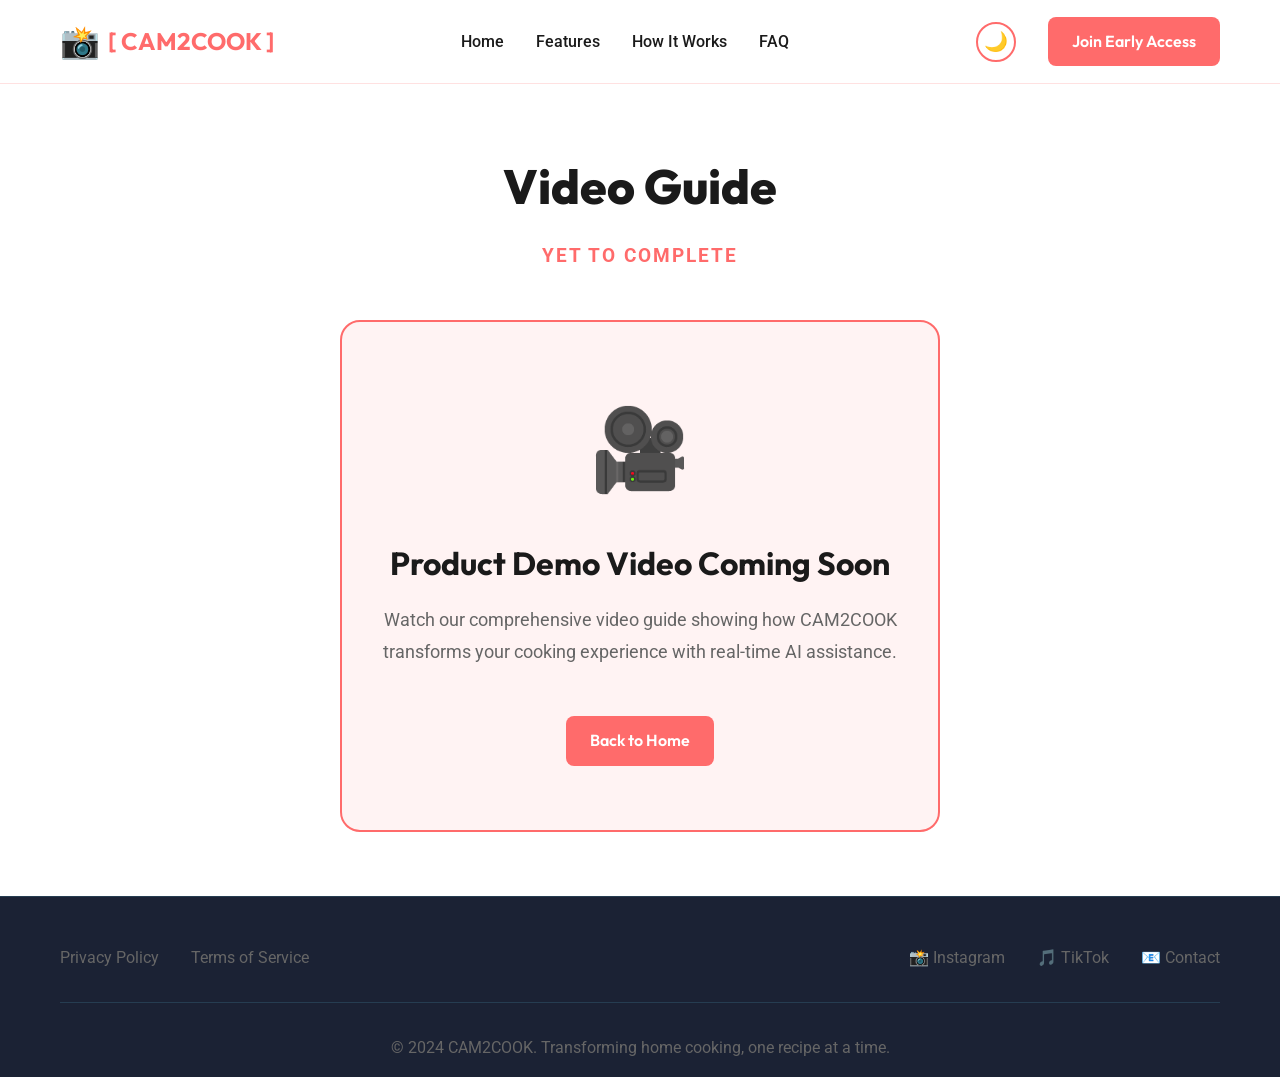
<file: frontend/src/video.html>
<!doctype html>
<html lang="en">
  <head>
    <meta charset="UTF-8" />
    <meta name="viewport" content="width=device-width, initial-scale=1.0" />
    <title>Video Guide - CAM2COOK</title>
    <link rel="stylesheet" href="css/styles.css" />
    <link
      href="https://fonts.googleapis.com/css2?family=Outfit:wght@400;600;700;800&family=Roboto:wght@400;500;700&display=swap"
      rel="stylesheet"
    />
  </head>
  <body>
    <!-- Navigation Bar -->
    <nav class="navbar">
      <div class="container">
        <div class="nav-content">
          <div class="logo">
            <span class="logo-icon">📸</span>
            <span class="logo-text">[ CAM2COOK ]</span>
          </div>
          <div class="nav-links">
            <a href="index.html">Home</a>
            <a href="index.html#features">Features</a>
            <a href="index.html#how-it-works">How It Works</a>
            <a href="index.html#faq">FAQ</a>
          </div>
          <button class="theme-toggle" title="Toggle Theme">🌙</button>
          <a href="early-access.html" class="btn btn-primary"
            >Join Early Access</a
          >
        </div>
      </div>
    </nav>

    <!-- Main Content -->
    <section class="page-content">
      <div class="container">
        <div class="placeholder-page">
          <h1>Video Guide</h1>
          <p class="placeholder-text">YET TO COMPLETE</p>
          <div class="coming-soon">
            <div class="coming-icon">🎥</div>
            <h2>Product Demo Video Coming Soon</h2>
            <p>
              Watch our comprehensive video guide showing how CAM2COOK
              transforms your cooking experience with real-time AI assistance.
            </p>
            <a href="index.html" class="btn btn-primary">Back to Home</a>
          </div>
        </div>
      </div>
    </section>

    <!-- Footer -->
    <footer class="footer">
      <div class="container">
        <div class="footer-content">
          <div class="footer-links">
            <a href="privacy.html">Privacy Policy</a>
            <a href="terms.html">Terms of Service</a>
          </div>
          <div class="footer-social">
            <a href="#" class="social-icon">📸 Instagram</a>
            <a href="#" class="social-icon">🎵 TikTok</a>
            <a href="contact.html" class="social-icon">📧 Contact</a>
          </div>
        </div>
        <div class="footer-bottom">
          <p>
            &copy; 2024 CAM2COOK. Transforming home cooking, one recipe at a
            time.
          </p>
        </div>
      </div>
    </footer>

    <script src="js/script.js"></script>
  </body>
</html>
</file>
<file: styles.css>
* {
  margin: 0;
  padding: 0;
  box-sizing: border-box;
}

:root {
  --primary: #ff6b6b;
  --secondary: #4ecdc4;
  --background: #0f172a;
  --text: #f8fafc;
  --text-muted: #cbd5e0;
  --card-bg: rgba(255, 107, 107, 0.1);
  --glass: rgba(79, 172, 196, 0.1);
  --transition: all 0.3s ease;
}

body.light-mode {
  --background: #ffffff;
  --text: #1a1a1a;
  --text-muted: #666666;
  --card-bg: rgba(255, 107, 107, 0.08);
  --glass: rgba(79, 172, 196, 0.08);
}

html {
  scroll-behavior: smooth;
}

body {
  font-family: "Roboto", sans-serif;
  background-color: var(--background);
  color: var(--text);
  line-height: 1.6;
}

.container {
  max-width: 1200px;
  margin: 0 auto;
  padding: 0 20px;
}

/* ============ NAVIGATION ============ */
.navbar {
  position: sticky;
  top: 0;
  z-index: 1000;
  background: rgba(15, 23, 42, 0.8);
  backdrop-filter: blur(10px);
  border-bottom: 1px solid rgba(79, 172, 196, 0.2);
  padding: 1rem 0;
}

.nav-content {
  display: flex;
  justify-content: space-between;
  align-items: center;
  gap: 2rem;
}

.logo {
  display: flex;
  align-items: center;
  gap: 0.5rem;
  font-family: "Outfit", sans-serif;
  font-size: 1.5rem;
  font-weight: 700;
  color: var(--primary);
}

.logo-icon {
  font-size: 2rem;
}

.nav-links {
  display: flex;
  gap: 2rem;
  flex: 1;
  justify-content: center;
}

.nav-links a {
  color: var(--text);
  text-decoration: none;
  font-weight: 500;
  transition: var(--transition);
  position: relative;
}

.nav-links a:hover {
  color: var(--primary);
}

.nav-links a::after {
  content: "";
  position: absolute;
  bottom: -5px;
  left: 0;
  width: 0;
  height: 2px;
  background: var(--primary);
  transition: var(--transition);
}

.nav-links a:hover::after {
  width: 100%;
}

/* ============ BUTTONS ============ */
.btn {
  padding: 0.75rem 1.5rem;
  border: none;
  border-radius: 8px;
  font-family: "Outfit", sans-serif;
  font-weight: 600;
  font-size: 1rem;
  cursor: pointer;
  transition: var(--transition);
  text-decoration: none;
  display: inline-block;
}

.btn-primary {
  background: var(--primary);
  color: white;
}

.btn-primary:hover {
  background: #ff5252;
  transform: translateY(-2px);
  box-shadow: 0 10px 20px rgba(255, 107, 107, 0.3);
}

.btn-secondary {
  background: transparent;
  color: var(--text);
  border: 2px solid var(--secondary);
}

.btn-secondary:hover {
  background: var(--secondary);
  color: var(--background);
  transform: translateY(-2px);
}

/* ============ HERO SECTION ============ */
.hero {
  padding: 4rem 0;
  min-height: 100vh;
  display: flex;
  align-items: center;
  background: linear-gradient(
    135deg,
    var(--background) 0%,
    rgba(79, 172, 196, 0.05) 100%
  );
}

.hero-content {
  display: grid;
  grid-template-columns: 1fr 1fr;
  gap: 4rem;
  align-items: center;
}

.hero-text h1 {
  font-family: "Outfit", sans-serif;
  font-size: 3.5rem;
  font-weight: 800;
  line-height: 1.2;
  margin-bottom: 1.5rem;
  color: var(--text);
}

.hero-text p {
  font-size: 1.2rem;
  color: var(--text-muted);
  margin-bottom: 2rem;
  line-height: 1.8;
}

.hero-buttons {
  display: flex;
  gap: 1rem;
}

/* ============ HERO ANIMATION ============ */
.animation-container {
  position: relative;
  height: 400px;
  perspective: 1000px;
}

.scene {
  position: absolute;
  width: 100%;
  height: 100%;
  display: none;
  justify-content: center;
  align-items: center;
  flex-direction: column;
  animation: fadeIn 0.5s ease-in-out;
}

.scene.active {
  display: flex;
}

@keyframes fadeIn {
  from {
    opacity: 0;
    transform: scale(0.95);
  }
  to {
    opacity: 1;
    transform: scale(1);
  }
}

/* Scene 1 - Scan */
.fridge {
  position: relative;
  width: 200px;
  height: 280px;
  background: linear-gradient(135deg, #e8e8e8 0%, #f5f5f5 100%);
  border-radius: 15px;
  border: 4px solid #ccc;
  padding: 20px;
  box-shadow: 0 20px 60px rgba(0, 0, 0, 0.3);
  animation: slideInLeft 0.6s ease-out;
}

@keyframes slideInLeft {
  from {
    opacity: 0;
    transform: translateX(-50px);
  }
  to {
    opacity: 1;
    transform: translateX(0);
  }
}

.ingredient {
  position: absolute;
  font-size: 3rem;
  animation: scan-pulse 2s ease-in-out infinite;
}

.ingredient-1 {
  top: 30px;
  left: 30px;
  animation-delay: 0s;
}

.ingredient-2 {
  top: 50%;
  left: 50%;
  transform: translate(-50%, -50%);
  animation-delay: 0.3s;
}

.ingredient-3 {
  bottom: 30px;
  right: 30px;
  animation-delay: 0.6s;
}

@keyframes scan-pulse {
  0%,
  100% {
    transform: scale(1);
    filter: drop-shadow(0 0 0px rgba(255, 107, 107, 0.8));
  }
  50% {
    transform: scale(1.1);
    filter: drop-shadow(0 0 20px rgba(255, 107, 107, 0.8));
  }
}

.phone {
  position: absolute;
  width: 120px;
  height: 180px;
  background: #000;
  border-radius: 20px;
  padding: 8px;
  right: -100px;
  top: 50%;
  transform: translateY(-50%) rotateZ(15deg);
  box-shadow: 0 20px 40px rgba(0, 0, 0, 0.4);
  animation: slideInRight 0.6s ease-out;
}

@keyframes slideInRight {
  from {
    opacity: 0;
    transform: translateX(50px) translateY(-50%) rotateZ(15deg);
  }
  to {
    opacity: 1;
    transform: translateX(0) translateY(-50%) rotateZ(15deg);
  }
}

.phone-screen {
  width: 100%;
  height: 100%;
  background: linear-gradient(135deg, #ff6b6b 0%, #4ecdc4 100%);
  border-radius: 12px;
  display: flex;
  align-items: center;
  justify-content: center;
  font-size: 0.8rem;
  color: white;
  font-weight: bold;
  text-align: center;
  padding: 10px;
}

.scan-box {
  position: absolute;
  top: 50%;
  left: 50%;
  transform: translate(-50%, -50%);
  width: 80%;
  height: 80%;
  border: 3px dashed var(--primary);
  border-radius: 10px;
  animation: scan-sweep 2s ease-in-out infinite;
}

@keyframes scan-sweep {
  0% {
    box-shadow: inset 0 0 0 0 rgba(255, 107, 107, 0.5);
  }
  50% {
    box-shadow: inset 0 0 20px 5px rgba(255, 107, 107, 0.5);
  }
  100% {
    box-shadow: inset 0 0 0 0 rgba(255, 107, 107, 0.5);
  }
}

/* Scene 2 - Decide */
.recipe-cards {
  display: flex;
  gap: 1.5rem;
  justify-content: center;
  align-items: center;
  animation: slideUp 0.6s ease-out;
}

@keyframes slideUp {
  from {
    opacity: 0;
    transform: translateY(30px);
  }
  to {
    opacity: 1;
    transform: translateY(0);
  }
}

.recipe-card {
  width: 120px;
  height: 160px;
  background: linear-gradient(135deg, #4ecdc4 0%, #45b7aa 100%);
  border-radius: 12px;
  display: flex;
  align-items: center;
  justify-content: center;
  font-weight: 600;
  color: white;
  cursor: pointer;
  transition: var(--transition);
  transform: scale(0.9);
  opacity: 0.6;
}

.recipe-card.active-card {
  width: 150px;
  height: 200px;
  background: linear-gradient(135deg, #ff6b6b 0%, #ff5252 100%);
  transform: scale(1.1);
  opacity: 1;
  box-shadow: 0 20px 40px rgba(255, 107, 107, 0.4);
}

.recipe-card:hover {
  transform: scale(0.95);
}

/* Scene 3 - Guide */
.kitchen-counter {
  position: relative;
  width: 100%;
  max-width: 400px;
  height: 250px;
  display: flex;
  gap: 2rem;
  align-items: flex-end;
}

.cutting-board {
  flex: 1;
  height: 150px;
  background: linear-gradient(135deg, #8b6f47 0%, #a0826d 100%);
  border-radius: 10px;
  display: flex;
  align-items: center;
  justify-content: center;
  position: relative;
  box-shadow: 0 10px 30px rgba(0, 0, 0, 0.3);
}

.hands {
  font-size: 4rem;
  animation: chop 1s ease-in-out infinite;
}

@keyframes chop {
  0%,
  100% {
    transform: translateY(0) rotateZ(0deg);
  }
  50% {
    transform: translateY(10px) rotateZ(-10deg);
  }
}

.stove {
  font-size: 3rem;
  animation: flicker 1.5s ease-in-out infinite;
}

@keyframes flicker {
  0%,
  100% {
    opacity: 1;
    filter: drop-shadow(0 0 10px rgba(255, 107, 107, 0.6));
  }
  50% {
    opacity: 0.7;
    filter: drop-shadow(0 0 5px rgba(255, 107, 107, 0.3));
  }
}

.phone-3 {
  position: absolute;
  right: 20px;
  top: -80px;
  transform: rotateZ(-15deg);
}

.ar-guide {
  display: flex;
  align-items: center;
  justify-content: center;
  gap: 0.5rem;
  font-size: 0.9rem;
  animation: pulse 2s ease-in-out infinite;
}

@keyframes pulse {
  0%,
  100% {
    transform: scale(1);
  }
  50% {
    transform: scale(1.05);
  }
}

.scene-label {
  position: absolute;
  bottom: 0;
  left: 50%;
  transform: translateX(-50%);
  font-family: "Outfit", sans-serif;
  font-weight: 700;
  color: var(--secondary);
  font-size: 1.2rem;
  letter-spacing: 2px;
  margin-top: 2rem;
}

/* Animation Dots */
.animation-dots {
  display: flex;
  justify-content: center;
  gap: 1.5rem;
  margin-top: 3rem;
}

.dot {
  width: 12px;
  height: 12px;
  border-radius: 50%;
  background: rgba(255, 107, 107, 0.3);
  cursor: pointer;
  transition: var(--transition);
  position: relative;
  box-shadow: 0 0 0 2px transparent;
}

.dot::before {
  content: "";
  position: absolute;
  width: 100%;
  height: 100%;
  border-radius: 50%;
  background: rgba(255, 107, 107, 0.2);
  animation: dotPulse 2s ease-in-out infinite;
  opacity: 0;
}

@keyframes dotPulse {
  0% {
    transform: scale(1);
    opacity: 1;
  }
  100% {
    transform: scale(2.5);
    opacity: 0;
  }
}

.dot.active {
  background: var(--primary);
  transform: scale(1.3);
  box-shadow: 0 0 15px rgba(255, 107, 107, 0.6);
}

.dot.active::before {
  animation: dotPulseActive 1.5s ease-in-out infinite;
}

@keyframes dotPulseActive {
  0% {
    transform: scale(1);
    opacity: 1;
  }
  100% {
    transform: scale(2.8);
    opacity: 0;
  }
}

.dot:hover {
  background: var(--secondary);
  transform: scale(1.2);
  box-shadow: 0 0 12px rgba(78, 205, 196, 0.5);
}

/* ============ FEATURES SECTION ============ */
.features {
  padding: 6rem 0;
  background: linear-gradient(
    135deg,
    rgba(79, 172, 196, 0.05) 0%,
    var(--background) 100%
  );
}

.features h2,
.how-it-works h2,
.testimonials h2,
.faq h2,
.final-cta h2,
.demo h2 {
  font-family: "Outfit", sans-serif;
  font-size: 2.5rem;
  font-weight: 800;
  text-align: center;
  margin-bottom: 4rem;
  color: var(--text);
}

.features-grid {
  display: grid;
  grid-template-columns: repeat(auto-fit, minmax(300px, 1fr));
  gap: 2rem;
}

.feature-card {
  background: var(--card-bg);
  border: 1px solid rgba(255, 107, 107, 0.2);
  border-radius: 15px;
  padding: 2.5rem;
  text-align: center;
  transition: var(--transition);
  backdrop-filter: blur(10px);
}

.feature-card:hover {
  transform: translateY(-10px);
  border-color: var(--primary);
  box-shadow: 0 20px 40px rgba(255, 107, 107, 0.2);
}

.feature-icon {
  font-size: 3.5rem;
  margin-bottom: 1rem;
}

.feature-card h3 {
  font-family: "Outfit", sans-serif;
  font-size: 1.3rem;
  font-weight: 700;
  margin-bottom: 1rem;
  color: var(--text);
}

.feature-card p {
  color: var(--text-muted);
  line-height: 1.8;
}

/* ============ HOW IT WORKS SECTION ============ */
.how-it-works {
  padding: 6rem 0;
}

.timeline {
  position: relative;
  display: grid;
  grid-template-columns: 1fr;
  gap: 3rem;
}

.timeline::before {
  content: "";
  position: absolute;
  left: 50%;
  transform: translateX(-50%);
  width: 4px;
  height: 100%;
  background: linear-gradient(180deg, var(--primary) 0%, var(--secondary) 100%);
  border-radius: 2px;
}

.timeline-item {
  position: relative;
  padding-left: 0;
}

.timeline-item:nth-child(odd) .timeline-content {
  margin-left: auto;
  margin-right: 52%;
  text-align: right;
}

.timeline-item:nth-child(even) .timeline-content {
  margin-left: 52%;
  text-align: left;
}

.timeline-number {
  position: absolute;
  left: 50%;
  top: 0;
  transform: translateX(-50%);
  width: 50px;
  height: 50px;
  background: var(--primary);
  border-radius: 50%;
  display: flex;
  align-items: center;
  justify-content: center;
  font-family: "Outfit", sans-serif;
  font-weight: 800;
  font-size: 1.5rem;
  color: white;
  z-index: 10;
  box-shadow: 0 0 0 8px var(--background);
}

.timeline-content {
  background: var(--glass);
  border: 1px solid rgba(79, 172, 196, 0.3);
  border-radius: 12px;
  padding: 2rem;
  backdrop-filter: blur(10px);
}

.timeline-content h3 {
  font-family: "Outfit", sans-serif;
  font-size: 1.3rem;
  font-weight: 700;
  margin-bottom: 0.5rem;
  color: var(--text);
}

.timeline-content p {
  color: var(--text-muted);
  margin-bottom: 1rem;
}

.timeline-visual {
  background: rgba(255, 107, 107, 0.1);
  padding: 1rem;
  border-radius: 8px;
  color: var(--primary);
  font-weight: 600;
  text-align: center;
}

/* ============ DEMO SECTION ============ */
.demo {
  padding: 6rem 0;
  background: linear-gradient(
    135deg,
    rgba(255, 107, 107, 0.05) 0%,
    var(--background) 100%
  );
}

.demo-content {
  display: flex;
  flex-direction: column;
  align-items: center;
  gap: 2rem;
}

.tablet-mockup {
  perspective: 1200px;
}

.tablet-frame {
  width: 500px;
  height: 600px;
  background: linear-gradient(135deg, #1a1a1a 0%, #2a2a2a 100%);
  border-radius: 30px;
  padding: 20px;
  box-shadow:
    0 40px 100px rgba(0, 0, 0, 0.5),
    inset 0 1px 0 rgba(255, 255, 255, 0.1);
  transform: rotateX(15deg) rotateY(-5deg);
}

.tablet-screen {
  width: 100%;
  height: 100%;
  background: linear-gradient(135deg, #ff6b6b 0%, #4ecdc4 100%);
  border-radius: 20px;
  display: flex;
  align-items: center;
  justify-content: center;
  overflow: hidden;
}

.demo-placeholder {
  text-align: center;
  color: white;
  font-size: 1.2rem;
  font-weight: 600;
}

.demo-content p {
  text-align: center;
  color: var(--text-muted);
}

.demo-button {
  margin-top: 1rem;
}

/* ============ TESTIMONIALS SECTION ============ */
.testimonials {
  padding: 6rem 0;
}

.testimonials-carousel {
  display: grid;
  grid-template-columns: repeat(auto-fit, minmax(300px, 1fr));
  gap: 2rem;
}

.testimonial-card {
  background: var(--card-bg);
  border: 1px solid rgba(79, 172, 196, 0.2);
  border-radius: 15px;
  padding: 2rem;
  backdrop-filter: blur(10px);
  transition: var(--transition);
}

.testimonial-card:hover {
  border-color: var(--secondary);
  transform: translateY(-5px);
}

.stars {
  font-size: 1.2rem;
  margin-bottom: 1rem;
}

.testimonial-card p {
  color: var(--text-muted);
  margin-bottom: 2rem;
  font-style: italic;
  line-height: 1.8;
}

.testimonial-author {
  display: flex;
  align-items: center;
  gap: 1rem;
}

.avatar {
  font-size: 2.5rem;
  width: 50px;
  height: 50px;
  border-radius: 50%;
  display: flex;
  align-items: center;
  justify-content: center;
  background: rgba(255, 107, 107, 0.2);
}

.testimonial-author strong {
  color: var(--text);
  display: block;
}

.testimonial-author small {
  color: var(--text-muted);
}

/* ============ FAQ SECTION ============ */
.faq {
  padding: 6rem 0;
  background: linear-gradient(
    135deg,
    rgba(79, 172, 196, 0.05) 0%,
    var(--background) 100%
  );
}

.faq-grid {
  display: grid;
  grid-template-columns: repeat(auto-fit, minmax(300px, 1fr));
  gap: 2rem;
}

.faq-item {
  background: var(--glass);
  border: 1px solid rgba(79, 172, 196, 0.3);
  border-radius: 12px;
  padding: 2rem;
  backdrop-filter: blur(10px);
  cursor: pointer;
  transition: var(--transition);
}

.faq-item:hover {
  border-color: var(--primary);
  background: rgba(255, 107, 107, 0.1);
}

.faq-item h3 {
  font-family: "Outfit", sans-serif;
  font-size: 1.1rem;
  font-weight: 700;
  margin-bottom: 1rem;
  color: var(--text);
}

.faq-item p {
  color: var(--text-muted);
  line-height: 1.8;
}

/* ============ FINAL CTA SECTION ============ */
.final-cta {
  padding: 6rem 0;
}

.cta-form {
  display: flex;
  gap: 1rem;
  justify-content: center;
  max-width: 500px;
  margin: 2rem auto;
}

.email-input {
  flex: 1;
  padding: 1rem 1.5rem;
  background: rgba(79, 172, 196, 0.1);
  border: 2px solid rgba(79, 172, 196, 0.3);
  border-radius: 8px;
  color: var(--text);
  font-family: "Roboto", sans-serif;
  font-size: 1rem;
  transition: var(--transition);
}

.email-input::placeholder {
  color: var(--text-muted);
}

.email-input:focus {
  outline: none;
  border-color: var(--primary);
  box-shadow: 0 0 20px rgba(255, 107, 107, 0.3);
}

/* ============ FOOTER ============ */
.footer {
  background: rgba(15, 23, 42, 0.95);
  border-top: 1px solid rgba(79, 172, 196, 0.2);
  padding: 3rem 0 1rem;
  color: var(--text-muted);
}

.footer-content {
  display: flex;
  justify-content: space-between;
  align-items: center;
  gap: 2rem;
  margin-bottom: 2rem;
  flex-wrap: wrap;
}

.footer-links,
.footer-social {
  display: flex;
  gap: 2rem;
}

.footer-links a,
.footer-social a {
  color: var(--text-muted);
  text-decoration: none;
  transition: var(--transition);
}

.footer-links a:hover,
.footer-social a:hover {
  color: var(--primary);
}

.footer-bottom {
  text-align: center;
  padding-top: 2rem;
  border-top: 1px solid rgba(79, 172, 196, 0.2);
}

/* ============ THEME TOGGLE ============ */
.theme-toggle {
  background: transparent;
  border: 2px solid var(--secondary);
  color: var(--text);
  width: 40px;
  height: 40px;
  border-radius: 50%;
  cursor: pointer;
  font-size: 1.2rem;
  transition: var(--transition);
  display: flex;
  align-items: center;
  justify-content: center;
}

.theme-toggle:hover {
  background: rgba(78, 205, 196, 0.2);
  transform: scale(1.1) rotate(20deg);
}

body.light-mode .theme-toggle {
  border-color: var(--primary);
}

body.light-mode .theme-toggle::after {
  content: "";
}

/* ============ PLACEHOLDER PAGES ============ */
.page-content {
  min-height: 70vh;
  display: flex;
  align-items: center;
  justify-content: center;
  padding: 4rem 0;
}

.placeholder-page {
  width: 100%;
}

.placeholder-page h1 {
  font-family: "Outfit", sans-serif;
  font-size: 3rem;
  font-weight: 800;
  text-align: center;
  margin-bottom: 1rem;
  color: var(--text);
}

.placeholder-text {
  text-align: center;
  font-size: 1.2rem;
  color: var(--primary);
  font-weight: 700;
  letter-spacing: 2px;
  margin-bottom: 3rem;
}

.coming-soon {
  background: var(--card-bg);
  border: 2px solid var(--primary);
  border-radius: 20px;
  padding: 4rem 2rem;
  text-align: center;
  max-width: 600px;
  margin: 0 auto;
  backdrop-filter: blur(10px);
}

.coming-icon {
  font-size: 5rem;
  margin-bottom: 1.5rem;
  display: block;
  animation: bounceIcon 2s ease-in-out infinite;
}

@keyframes bounceIcon {
  0%,
  100% {
    transform: translateY(0);
  }
  50% {
    transform: translateY(-20px);
  }
}

.coming-soon h2 {
  font-family: "Outfit", sans-serif;
  font-size: 2rem;
  font-weight: 700;
  margin-bottom: 1rem;
  color: var(--text);
}

.coming-soon p {
  color: var(--text-muted);
  margin-bottom: 2rem;
  font-size: 1.1rem;
  line-height: 1.8;
}

.coming-soon .btn {
  margin-top: 1rem;
}

/* ============ LIGHT MODE NAVBAR ============ */
body.light-mode .navbar {
  background: rgba(255, 255, 255, 0.8);
  border-bottom: 1px solid rgba(255, 107, 107, 0.2);
}

body.light-mode .logo {
  color: var(--primary);
}

body.light-mode .nav-links a {
  color: var(--text);
}

/* ============ RESPONSIVE ============ */
@media (max-width: 768px) {
  .nav-links {
    display: none;
  }

  .hero-content {
    grid-template-columns: 1fr;
  }

  .hero-text h1 {
    font-size: 2rem;
  }

  .hero-buttons {
    flex-direction: column;
  }

  .animation-container {
    height: 300px;
  }

  .fridge {
    width: 150px;
    height: 200px;
  }

  .phone {
    width: 100px;
    height: 150px;
  }

  .features h2,
  .how-it-works h2,
  .testimonials h2,
  .faq h2,
  .final-cta h2,
  .demo h2 {
    font-size: 2rem;
  }

  .timeline::before {
    left: 20px;
  }

  .timeline-item:nth-child(odd) .timeline-content,
  .timeline-item:nth-child(even) .timeline-content {
    margin-left: 80px;
    margin-right: 0;
    text-align: left;
  }

  .timeline-number {
    left: 20px;
    width: 40px;
    height: 40px;
    font-size: 1.2rem;
  }

  .tablet-frame {
    width: 100%;
    max-width: 400px;
    height: auto;
    aspect-ratio: 5 / 6;
    transform: rotateX(0) rotateY(0);
  }

  .cta-form {
    flex-direction: column;
  }

  .footer-content {
    flex-direction: column;
    text-align: center;
  }

  .footer-links,
  .footer-social {
    flex-direction: column;
  }
}
</file>
<file: frontend/src/css/styles.css>
* {
  margin: 0;
  padding: 0;
  box-sizing: border-box;
}

:root {
  --primary: #ff6b6b;
  --secondary: #4ecdc4;
  --background: #0f172a;
  --text: #f8fafc;
  --text-muted: #cbd5e0;
  --card-bg: rgba(255, 107, 107, 0.1);
  --glass: rgba(79, 172, 196, 0.1);
  --transition: all 0.3s ease;
}

body.light-mode {
  --background: #ffffff;
  --text: #1a1a1a;
  --text-muted: #666666;
  --card-bg: rgba(255, 107, 107, 0.08);
  --glass: rgba(79, 172, 196, 0.08);
}

html {
  scroll-behavior: smooth;
}

body {
  font-family: "Roboto", sans-serif;
  background-color: var(--background);
  color: var(--text);
  line-height: 1.6;
}

.container {
  max-width: 1200px;
  margin: 0 auto;
  padding: 0 20px;
}

/* ============ NAVIGATION ============ */
.navbar {
  position: sticky;
  top: 0;
  z-index: 1000;
  background: rgba(15, 23, 42, 0.8);
  backdrop-filter: blur(10px);
  border-bottom: 1px solid rgba(79, 172, 196, 0.2);
  padding: 1rem 0;
}

.nav-content {
  display: flex;
  justify-content: space-between;
  align-items: center;
  gap: 2rem;
}

.logo {
  display: flex;
  align-items: center;
  gap: 0.5rem;
  font-family: "Outfit", sans-serif;
  font-size: 1.5rem;
  font-weight: 700;
  color: var(--primary);
}

.logo-icon {
  font-size: 2rem;
}

.nav-links {
  display: flex;
  gap: 2rem;
  flex: 1;
  justify-content: center;
}

.nav-links a {
  color: var(--text);
  text-decoration: none;
  font-weight: 500;
  transition: var(--transition);
  position: relative;
}

.nav-links a:hover {
  color: var(--primary);
}

.nav-links a::after {
  content: "";
  position: absolute;
  bottom: -5px;
  left: 0;
  width: 0;
  height: 2px;
  background: var(--primary);
  transition: var(--transition);
}

.nav-links a:hover::after {
  width: 100%;
}

/* ============ BUTTONS ============ */
.btn {
  padding: 0.75rem 1.5rem;
  border: none;
  border-radius: 8px;
  font-family: "Outfit", sans-serif;
  font-weight: 600;
  font-size: 1rem;
  cursor: pointer;
  transition: var(--transition);
  text-decoration: none;
  display: inline-block;
}

.btn-primary {
  background: var(--primary);
  color: white;
}

.btn-primary:hover {
  background: #ff5252;
  transform: translateY(-2px);
  box-shadow: 0 10px 20px rgba(255, 107, 107, 0.3);
}

.btn-secondary {
  background: transparent;
  color: var(--text);
  border: 2px solid var(--secondary);
}

.btn-secondary:hover {
  background: var(--secondary);
  color: var(--background);
  transform: translateY(-2px);
}

/* ============ HERO SECTION ============ */
.hero {
  padding: 4rem 0;
  min-height: 100vh;
  display: flex;
  align-items: center;
  background: linear-gradient(
    135deg,
    var(--background) 0%,
    rgba(79, 172, 196, 0.05) 100%
  );
}

.hero-content {
  display: grid;
  grid-template-columns: 1fr 1fr;
  gap: 4rem;
  align-items: center;
}

.hero-text h1 {
  font-family: "Outfit", sans-serif;
  font-size: 3.5rem;
  font-weight: 800;
  line-height: 1.2;
  margin-bottom: 1.5rem;
  color: var(--text);
}

.hero-text p {
  font-size: 1.2rem;
  color: var(--text-muted);
  margin-bottom: 2rem;
  line-height: 1.8;
}

.hero-buttons {
  display: flex;
  gap: 1rem;
}

/* ============ HERO ANIMATION ============ */
.animation-container {
  position: relative;
  height: 400px;
  perspective: 1000px;
}

.scene {
  position: absolute;
  width: 100%;
  height: 100%;
  display: none;
  justify-content: center;
  align-items: center;
  flex-direction: column;
  animation: fadeIn 0.5s ease-in-out;
}

.scene.active {
  display: flex;
}

@keyframes fadeIn {
  from {
    opacity: 0;
    transform: scale(0.95);
  }
  to {
    opacity: 1;
    transform: scale(1);
  }
}

/* Scene 1 - Scan */
.fridge {
  position: relative;
  width: 200px;
  height: 280px;
  background: linear-gradient(135deg, #e8e8e8 0%, #f5f5f5 100%);
  border-radius: 15px;
  border: 4px solid #ccc;
  padding: 20px;
  box-shadow: 0 20px 60px rgba(0, 0, 0, 0.3);
  animation: slideInLeft 0.6s ease-out;
}

@keyframes slideInLeft {
  from {
    opacity: 0;
    transform: translateX(-50px);
  }
  to {
    opacity: 1;
    transform: translateX(0);
  }
}

.ingredient {
  position: absolute;
  font-size: 3rem;
  animation: scan-pulse 2s ease-in-out infinite;
}

.ingredient-1 {
  top: 30px;
  left: 30px;
  animation-delay: 0s;
}

.ingredient-2 {
  top: 50%;
  left: 50%;
  transform: translate(-50%, -50%);
  animation-delay: 0.3s;
}

.ingredient-3 {
  bottom: 30px;
  right: 30px;
  animation-delay: 0.6s;
}

@keyframes scan-pulse {
  0%,
  100% {
    transform: scale(1);
    filter: drop-shadow(0 0 0px rgba(255, 107, 107, 0.8));
  }
  50% {
    transform: scale(1.1);
    filter: drop-shadow(0 0 20px rgba(255, 107, 107, 0.8));
  }
}

.phone {
  position: absolute;
  width: 120px;
  height: 180px;
  background: #000;
  border-radius: 20px;
  padding: 8px;
  right: -100px;
  top: 50%;
  transform: translateY(-50%) rotateZ(15deg);
  box-shadow: 0 20px 40px rgba(0, 0, 0, 0.4);
  animation: slideInRight 0.6s ease-out;
}

@keyframes slideInRight {
  from {
    opacity: 0;
    transform: translateX(50px) translateY(-50%) rotateZ(15deg);
  }
  to {
    opacity: 1;
    transform: translateX(0) translateY(-50%) rotateZ(15deg);
  }
}

.phone-screen {
  width: 100%;
  height: 100%;
  background: linear-gradient(135deg, #ff6b6b 0%, #4ecdc4 100%);
  border-radius: 12px;
  display: flex;
  align-items: center;
  justify-content: center;
  font-size: 0.8rem;
  color: white;
  font-weight: bold;
  text-align: center;
  padding: 10px;
}

.scan-box {
  position: absolute;
  top: 50%;
  left: 50%;
  transform: translate(-50%, -50%);
  width: 80%;
  height: 80%;
  border: 3px dashed var(--primary);
  border-radius: 10px;
  animation: scan-sweep 2s ease-in-out infinite;
}

@keyframes scan-sweep {
  0% {
    box-shadow: inset 0 0 0 0 rgba(255, 107, 107, 0.5);
  }
  50% {
    box-shadow: inset 0 0 20px 5px rgba(255, 107, 107, 0.5);
  }
  100% {
    box-shadow: inset 0 0 0 0 rgba(255, 107, 107, 0.5);
  }
}

/* Scene 2 - Decide */
.recipe-cards {
  display: flex;
  gap: 1.5rem;
  justify-content: center;
  align-items: center;
  animation: slideUp 0.6s ease-out;
}

@keyframes slideUp {
  from {
    opacity: 0;
    transform: translateY(30px);
  }
  to {
    opacity: 1;
    transform: translateY(0);
  }
}

.recipe-card {
  width: 120px;
  height: 160px;
  background: linear-gradient(135deg, #4ecdc4 0%, #45b7aa 100%);
  border-radius: 12px;
  display: flex;
  align-items: center;
  justify-content: center;
  font-weight: 600;
  color: white;
  cursor: pointer;
  transition: var(--transition);
  transform: scale(0.9);
  opacity: 0.6;
}

.recipe-card.active-card {
  width: 150px;
  height: 200px;
  background: linear-gradient(135deg, #ff6b6b 0%, #ff5252 100%);
  transform: scale(1.1);
  opacity: 1;
  box-shadow: 0 20px 40px rgba(255, 107, 107, 0.4);
}

.recipe-card:hover {
  transform: scale(0.95);
}

/* Scene 3 - Guide */
.kitchen-counter {
  position: relative;
  width: 100%;
  max-width: 400px;
  height: 250px;
  display: flex;
  gap: 2rem;
  align-items: flex-end;
}

.cutting-board {
  flex: 1;
  height: 150px;
  background: linear-gradient(135deg, #8b6f47 0%, #a0826d 100%);
  border-radius: 10px;
  display: flex;
  align-items: center;
  justify-content: center;
  position: relative;
  box-shadow: 0 10px 30px rgba(0, 0, 0, 0.3);
}

.hands {
  font-size: 4rem;
  animation: chop 1s ease-in-out infinite;
}

@keyframes chop {
  0%,
  100% {
    transform: translateY(0) rotateZ(0deg);
  }
  50% {
    transform: translateY(10px) rotateZ(-10deg);
  }
}

.stove {
  font-size: 3rem;
  animation: flicker 1.5s ease-in-out infinite;
}

@keyframes flicker {
  0%,
  100% {
    opacity: 1;
    filter: drop-shadow(0 0 10px rgba(255, 107, 107, 0.6));
  }
  50% {
    opacity: 0.7;
    filter: drop-shadow(0 0 5px rgba(255, 107, 107, 0.3));
  }
}

.phone-3 {
  position: absolute;
  right: 20px;
  top: -80px;
  transform: rotateZ(-15deg);
}

.ar-guide {
  display: flex;
  align-items: center;
  justify-content: center;
  gap: 0.5rem;
  font-size: 0.9rem;
  animation: pulse 2s ease-in-out infinite;
}

@keyframes pulse {
  0%,
  100% {
    transform: scale(1);
  }
  50% {
    transform: scale(1.05);
  }
}

.scene-label {
  position: absolute;
  bottom: 0;
  left: 50%;
  transform: translateX(-50%);
  font-family: "Outfit", sans-serif;
  font-weight: 700;
  color: var(--secondary);
  font-size: 1.2rem;
  letter-spacing: 2px;
  margin-top: 2rem;
}

/* Animation Dots */
.animation-dots {
  display: flex;
  justify-content: center;
  gap: 1.5rem;
  margin-top: 3rem;
}

.dot {
  width: 12px;
  height: 12px;
  border-radius: 50%;
  background: rgba(255, 107, 107, 0.3);
  cursor: pointer;
  transition: var(--transition);
  position: relative;
  box-shadow: 0 0 0 2px transparent;
}

.dot::before {
  content: "";
  position: absolute;
  width: 100%;
  height: 100%;
  border-radius: 50%;
  background: rgba(255, 107, 107, 0.2);
  animation: dotPulse 2s ease-in-out infinite;
  opacity: 0;
}

@keyframes dotPulse {
  0% {
    transform: scale(1);
    opacity: 1;
  }
  100% {
    transform: scale(2.5);
    opacity: 0;
  }
}

.dot.active {
  background: var(--primary);
  transform: scale(1.3);
  box-shadow: 0 0 15px rgba(255, 107, 107, 0.6);
}

.dot.active::before {
  animation: dotPulseActive 1.5s ease-in-out infinite;
}

@keyframes dotPulseActive {
  0% {
    transform: scale(1);
    opacity: 1;
  }
  100% {
    transform: scale(2.8);
    opacity: 0;
  }
}

.dot:hover {
  background: var(--secondary);
  transform: scale(1.2);
  box-shadow: 0 0 12px rgba(78, 205, 196, 0.5);
}

/* ============ FEATURES SECTION ============ */
.features {
  padding: 6rem 0;
  background: linear-gradient(
    135deg,
    rgba(79, 172, 196, 0.05) 0%,
    var(--background) 100%
  );
}

.features h2,
.how-it-works h2,
.testimonials h2,
.faq h2,
.final-cta h2,
.demo h2 {
  font-family: "Outfit", sans-serif;
  font-size: 2.5rem;
  font-weight: 800;
  text-align: center;
  margin-bottom: 4rem;
  color: var(--text);
}

.features-grid {
  display: grid;
  grid-template-columns: repeat(auto-fit, minmax(300px, 1fr));
  gap: 2rem;
}

.feature-card {
  background: var(--card-bg);
  border: 1px solid rgba(255, 107, 107, 0.2);
  border-radius: 15px;
  padding: 2.5rem;
  text-align: center;
  transition: var(--transition);
  backdrop-filter: blur(10px);
}

.feature-card:hover {
  transform: translateY(-10px);
  border-color: var(--primary);
  box-shadow: 0 20px 40px rgba(255, 107, 107, 0.2);
}

.feature-icon {
  font-size: 3.5rem;
  margin-bottom: 1rem;
}

.feature-card h3 {
  font-family: "Outfit", sans-serif;
  font-size: 1.3rem;
  font-weight: 700;
  margin-bottom: 1rem;
  color: var(--text);
}

.feature-card p {
  color: var(--text-muted);
  line-height: 1.8;
}

/* ============ HOW IT WORKS SECTION ============ */
.how-it-works {
  padding: 6rem 0;
}

.timeline {
  position: relative;
  display: grid;
  grid-template-columns: 1fr;
  gap: 3rem;
}

.timeline::before {
  content: "";
  position: absolute;
  left: 50%;
  transform: translateX(-50%);
  width: 4px;
  height: 100%;
  background: linear-gradient(180deg, var(--primary) 0%, var(--secondary) 100%);
  border-radius: 2px;
}

.timeline-item {
  position: relative;
  padding-left: 0;
}

.timeline-item:nth-child(odd) .timeline-content {
  margin-left: auto;
  margin-right: 52%;
  text-align: right;
}

.timeline-item:nth-child(even) .timeline-content {
  margin-left: 52%;
  text-align: left;
}

.timeline-number {
  position: absolute;
  left: 50%;
  top: 0;
  transform: translateX(-50%);
  width: 50px;
  height: 50px;
  background: var(--primary);
  border-radius: 50%;
  display: flex;
  align-items: center;
  justify-content: center;
  font-family: "Outfit", sans-serif;
  font-weight: 800;
  font-size: 1.5rem;
  color: white;
  z-index: 10;
  box-shadow: 0 0 0 8px var(--background);
}

.timeline-content {
  background: var(--glass);
  border: 1px solid rgba(79, 172, 196, 0.3);
  border-radius: 12px;
  padding: 2rem;
  backdrop-filter: blur(10px);
}

.timeline-content h3 {
  font-family: "Outfit", sans-serif;
  font-size: 1.3rem;
  font-weight: 700;
  margin-bottom: 0.5rem;
  color: var(--text);
}

.timeline-content p {
  color: var(--text-muted);
  margin-bottom: 1rem;
}

.timeline-visual {
  background: rgba(255, 107, 107, 0.1);
  padding: 1rem;
  border-radius: 8px;
  color: var(--primary);
  font-weight: 600;
  text-align: center;
}

/* ============ DEMO SECTION ============ */
.demo {
  padding: 6rem 0;
  background: linear-gradient(
    135deg,
    rgba(255, 107, 107, 0.05) 0%,
    var(--background) 100%
  );
}

.demo-content {
  display: flex;
  flex-direction: column;
  align-items: center;
  gap: 2rem;
}

.tablet-mockup {
  perspective: 1200px;
}

.tablet-frame {
  width: 500px;
  height: 600px;
  background: linear-gradient(135deg, #1a1a1a 0%, #2a2a2a 100%);
  border-radius: 30px;
  padding: 20px;
  box-shadow:
    0 40px 100px rgba(0, 0, 0, 0.5),
    inset 0 1px 0 rgba(255, 255, 255, 0.1);
  transform: rotateX(15deg) rotateY(-5deg);
}

.tablet-screen {
  width: 100%;
  height: 100%;
  background: linear-gradient(135deg, #ff6b6b 0%, #4ecdc4 100%);
  border-radius: 20px;
  display: flex;
  align-items: center;
  justify-content: center;
  overflow: hidden;
}

.demo-placeholder {
  text-align: center;
  color: white;
  font-size: 1.2rem;
  font-weight: 600;
}

.demo-content p {
  text-align: center;
  color: var(--text-muted);
}

.demo-button {
  margin-top: 1rem;
}

/* ============ TESTIMONIALS SECTION ============ */
.testimonials {
  padding: 6rem 0;
}

.testimonials-carousel {
  display: grid;
  grid-template-columns: repeat(auto-fit, minmax(300px, 1fr));
  gap: 2rem;
}

.testimonial-card {
  background: var(--card-bg);
  border: 1px solid rgba(79, 172, 196, 0.2);
  border-radius: 15px;
  padding: 2rem;
  backdrop-filter: blur(10px);
  transition: var(--transition);
}

.testimonial-card:hover {
  border-color: var(--secondary);
  transform: translateY(-5px);
}

.stars {
  font-size: 1.2rem;
  margin-bottom: 1rem;
}

.testimonial-card p {
  color: var(--text-muted);
  margin-bottom: 2rem;
  font-style: italic;
  line-height: 1.8;
}

.testimonial-author {
  display: flex;
  align-items: center;
  gap: 1rem;
}

.avatar {
  font-size: 2.5rem;
  width: 50px;
  height: 50px;
  border-radius: 50%;
  display: flex;
  align-items: center;
  justify-content: center;
  background: rgba(255, 107, 107, 0.2);
}

.testimonial-author strong {
  color: var(--text);
  display: block;
}

.testimonial-author small {
  color: var(--text-muted);
}

/* ============ FAQ SECTION ============ */
.faq {
  padding: 6rem 0;
  background: linear-gradient(
    135deg,
    rgba(79, 172, 196, 0.05) 0%,
    var(--background) 100%
  );
}

.faq-grid {
  display: grid;
  grid-template-columns: repeat(auto-fit, minmax(300px, 1fr));
  gap: 2rem;
}

.faq-item {
  background: var(--glass);
  border: 1px solid rgba(79, 172, 196, 0.3);
  border-radius: 12px;
  padding: 2rem;
  backdrop-filter: blur(10px);
  cursor: pointer;
  transition: var(--transition);
}

.faq-item:hover {
  border-color: var(--primary);
  background: rgba(255, 107, 107, 0.1);
}

.faq-item h3 {
  font-family: "Outfit", sans-serif;
  font-size: 1.1rem;
  font-weight: 700;
  margin-bottom: 1rem;
  color: var(--text);
}

.faq-item p {
  color: var(--text-muted);
  line-height: 1.8;
}

/* ============ FINAL CTA SECTION ============ */
.final-cta {
  padding: 6rem 0;
}

.cta-form {
  display: flex;
  gap: 1rem;
  justify-content: center;
  max-width: 500px;
  margin: 2rem auto;
}

.email-input {
  flex: 1;
  padding: 1rem 1.5rem;
  background: rgba(79, 172, 196, 0.1);
  border: 2px solid rgba(79, 172, 196, 0.3);
  border-radius: 8px;
  color: var(--text);
  font-family: "Roboto", sans-serif;
  font-size: 1rem;
  transition: var(--transition);
}

.email-input::placeholder {
  color: var(--text-muted);
}

.email-input:focus {
  outline: none;
  border-color: var(--primary);
  box-shadow: 0 0 20px rgba(255, 107, 107, 0.3);
}

/* ============ FOOTER ============ */
.footer {
  background: rgba(15, 23, 42, 0.95);
  border-top: 1px solid rgba(79, 172, 196, 0.2);
  padding: 3rem 0 1rem;
  color: var(--text-muted);
}

.footer-content {
  display: flex;
  justify-content: space-between;
  align-items: center;
  gap: 2rem;
  margin-bottom: 2rem;
  flex-wrap: wrap;
}

.footer-links,
.footer-social {
  display: flex;
  gap: 2rem;
}

.footer-links a,
.footer-social a {
  color: var(--text-muted);
  text-decoration: none;
  transition: var(--transition);
}

.footer-links a:hover,
.footer-social a:hover {
  color: var(--primary);
}

.footer-bottom {
  text-align: center;
  padding-top: 2rem;
  border-top: 1px solid rgba(79, 172, 196, 0.2);
}

/* ============ THEME TOGGLE ============ */
.theme-toggle {
  background: transparent;
  border: 2px solid var(--secondary);
  color: var(--text);
  width: 40px;
  height: 40px;
  border-radius: 50%;
  cursor: pointer;
  font-size: 1.2rem;
  transition: var(--transition);
  display: flex;
  align-items: center;
  justify-content: center;
}

.theme-toggle:hover {
  background: rgba(78, 205, 196, 0.2);
  transform: scale(1.1) rotate(20deg);
}

body.light-mode .theme-toggle {
  border-color: var(--primary);
}

body.light-mode .theme-toggle::after {
  content: "";
}

/* ============ PLACEHOLDER PAGES ============ */
.page-content {
  min-height: 70vh;
  display: flex;
  align-items: center;
  justify-content: center;
  padding: 4rem 0;
}

.placeholder-page {
  width: 100%;
}

.placeholder-page h1 {
  font-family: "Outfit", sans-serif;
  font-size: 3rem;
  font-weight: 800;
  text-align: center;
  margin-bottom: 1rem;
  color: var(--text);
}

.placeholder-text {
  text-align: center;
  font-size: 1.2rem;
  color: var(--primary);
  font-weight: 700;
  letter-spacing: 2px;
  margin-bottom: 3rem;
}

.coming-soon {
  background: var(--card-bg);
  border: 2px solid var(--primary);
  border-radius: 20px;
  padding: 4rem 2rem;
  text-align: center;
  max-width: 600px;
  margin: 0 auto;
  backdrop-filter: blur(10px);
}

.coming-icon {
  font-size: 5rem;
  margin-bottom: 1.5rem;
  display: block;
  animation: bounceIcon 2s ease-in-out infinite;
}

@keyframes bounceIcon {
  0%,
  100% {
    transform: translateY(0);
  }
  50% {
    transform: translateY(-20px);
  }
}

.coming-soon h2 {
  font-family: "Outfit", sans-serif;
  font-size: 2rem;
  font-weight: 700;
  margin-bottom: 1rem;
  color: var(--text);
}

.coming-soon p {
  color: var(--text-muted);
  margin-bottom: 2rem;
  font-size: 1.1rem;
  line-height: 1.8;
}

.coming-soon .btn {
  margin-top: 1rem;
}

/* ============ LIGHT MODE NAVBAR ============ */
body.light-mode .navbar {
  background: rgba(255, 255, 255, 0.8);
  border-bottom: 1px solid rgba(255, 107, 107, 0.2);
}

body.light-mode .logo {
  color: var(--primary);
}

body.light-mode .nav-links a {
  color: var(--text);
}

/* ============ RESPONSIVE ============ */
@media (max-width: 768px) {
  .nav-links {
    display: none;
  }

  .hero-content {
    grid-template-columns: 1fr;
  }

  .hero-text h1 {
    font-size: 2rem;
  }

  .hero-buttons {
    flex-direction: column;
  }

  .animation-container {
    height: 300px;
  }

  .fridge {
    width: 150px;
    height: 200px;
  }

  .phone {
    width: 100px;
    height: 150px;
  }

  .features h2,
  .how-it-works h2,
  .testimonials h2,
  .faq h2,
  .final-cta h2,
  .demo h2 {
    font-size: 2rem;
  }

  .timeline::before {
    left: 20px;
  }

  .timeline-item:nth-child(odd) .timeline-content,
  .timeline-item:nth-child(even) .timeline-content {
    margin-left: 80px;
    margin-right: 0;
    text-align: left;
  }

  .timeline-number {
    left: 20px;
    width: 40px;
    height: 40px;
    font-size: 1.2rem;
  }

  .tablet-frame {
    width: 100%;
    max-width: 400px;
    height: auto;
    aspect-ratio: 5 / 6;
    transform: rotateX(0) rotateY(0);
  }

  .cta-form {
    flex-direction: column;
  }

  .footer-content {
    flex-direction: column;
    text-align: center;
  }

  .footer-links,
  .footer-social {
    flex-direction: column;
  }
}
</file>
